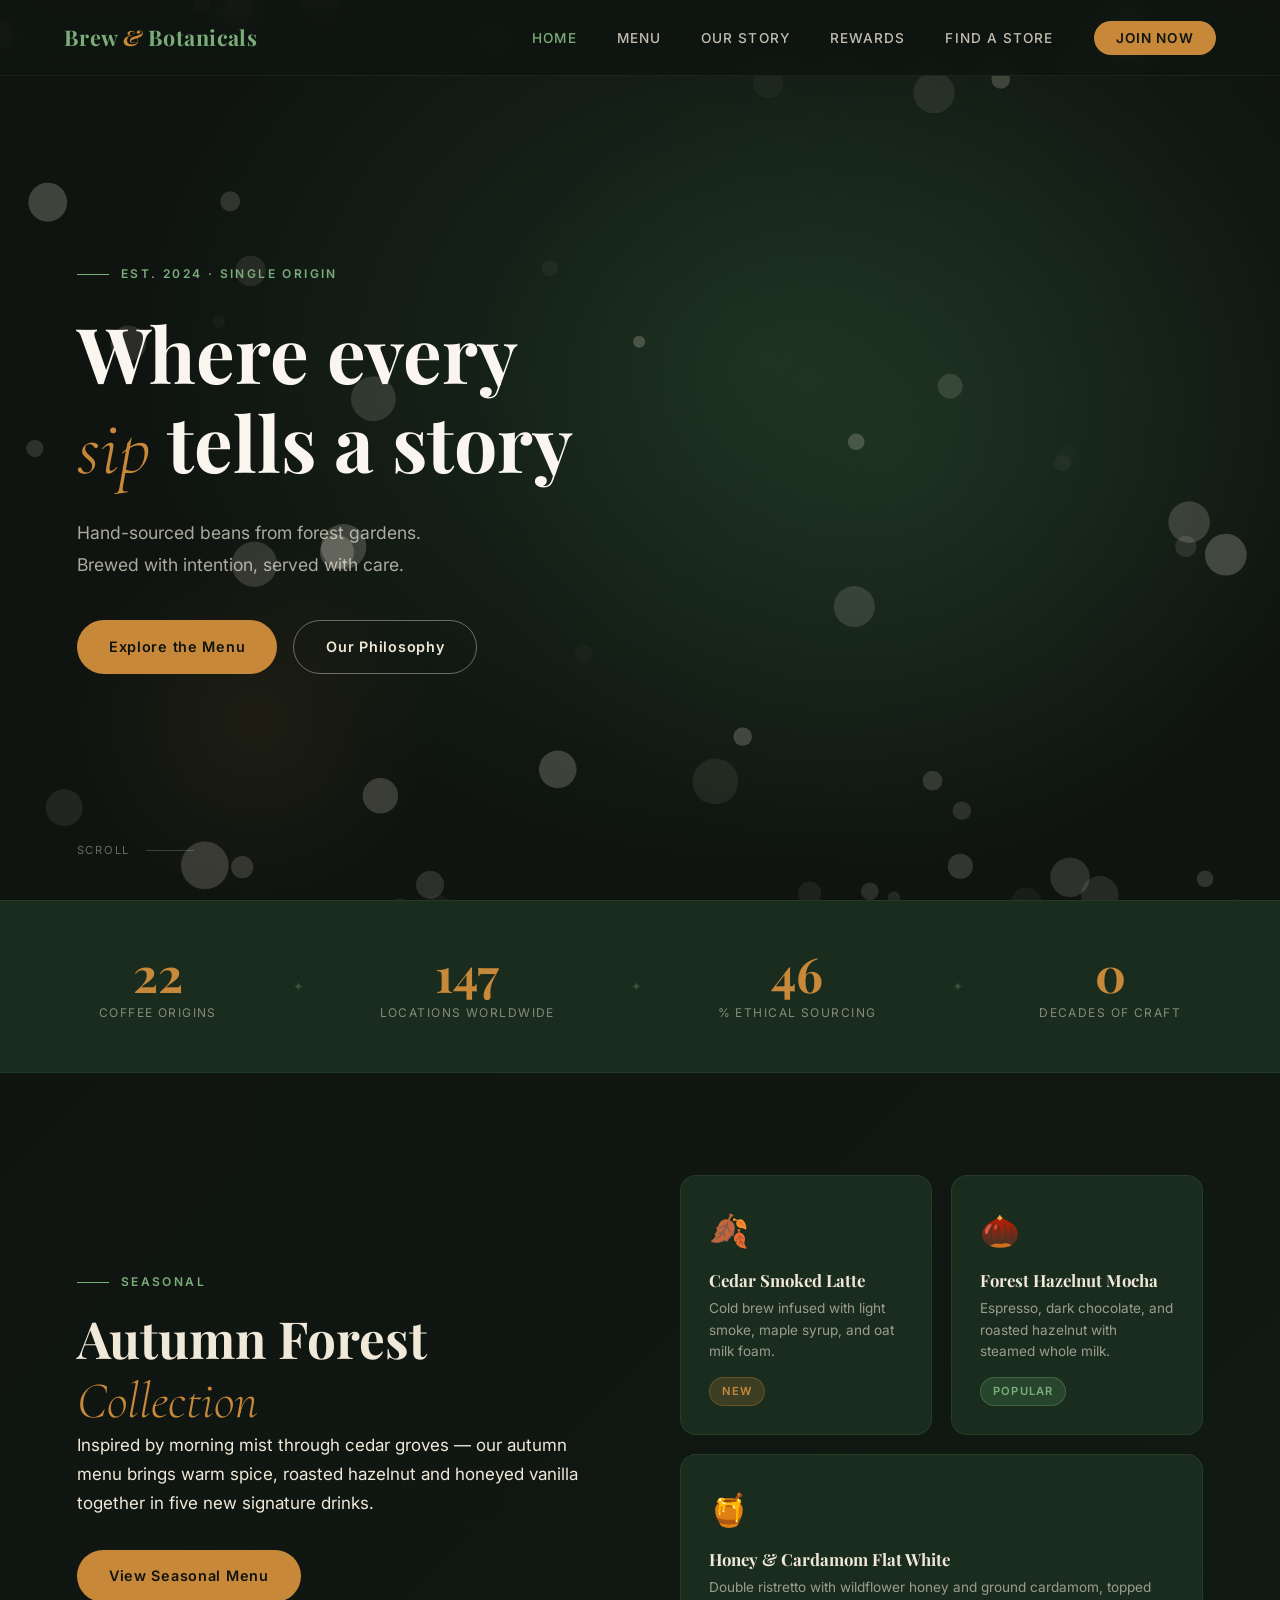
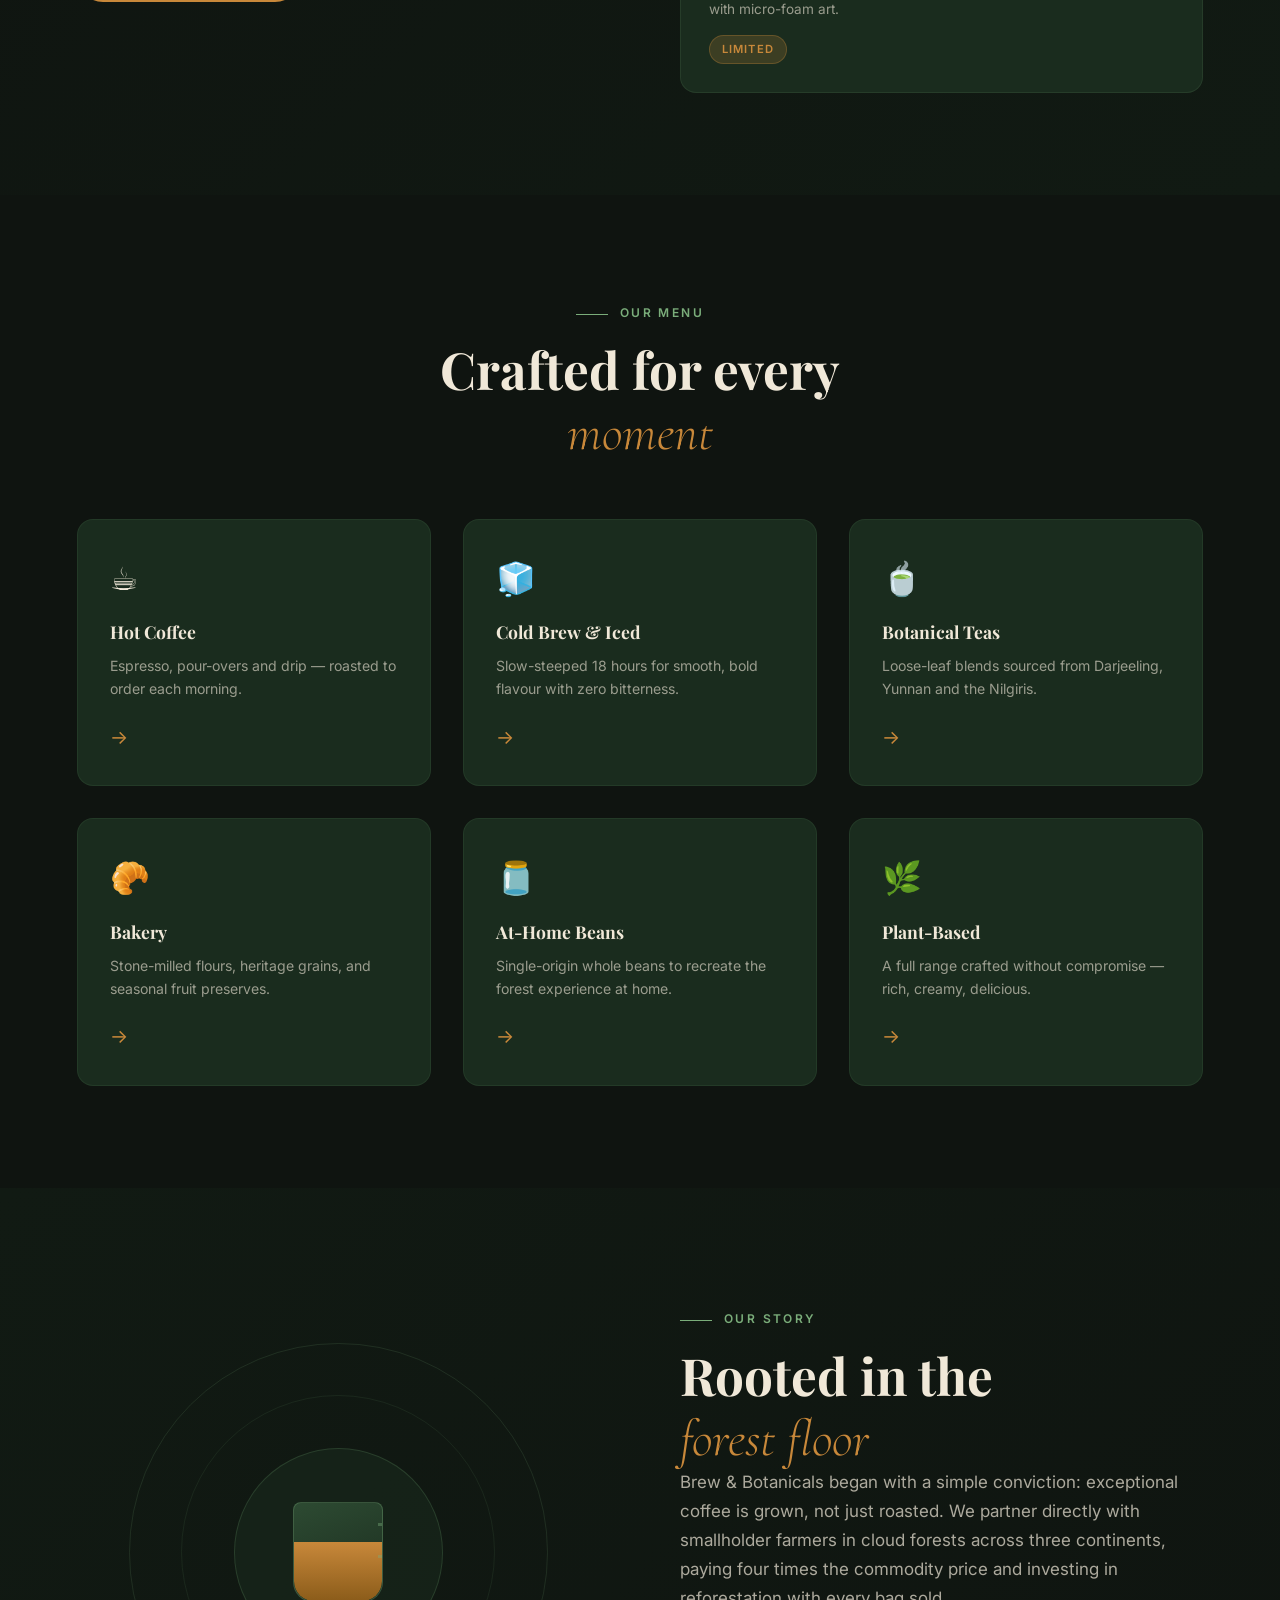
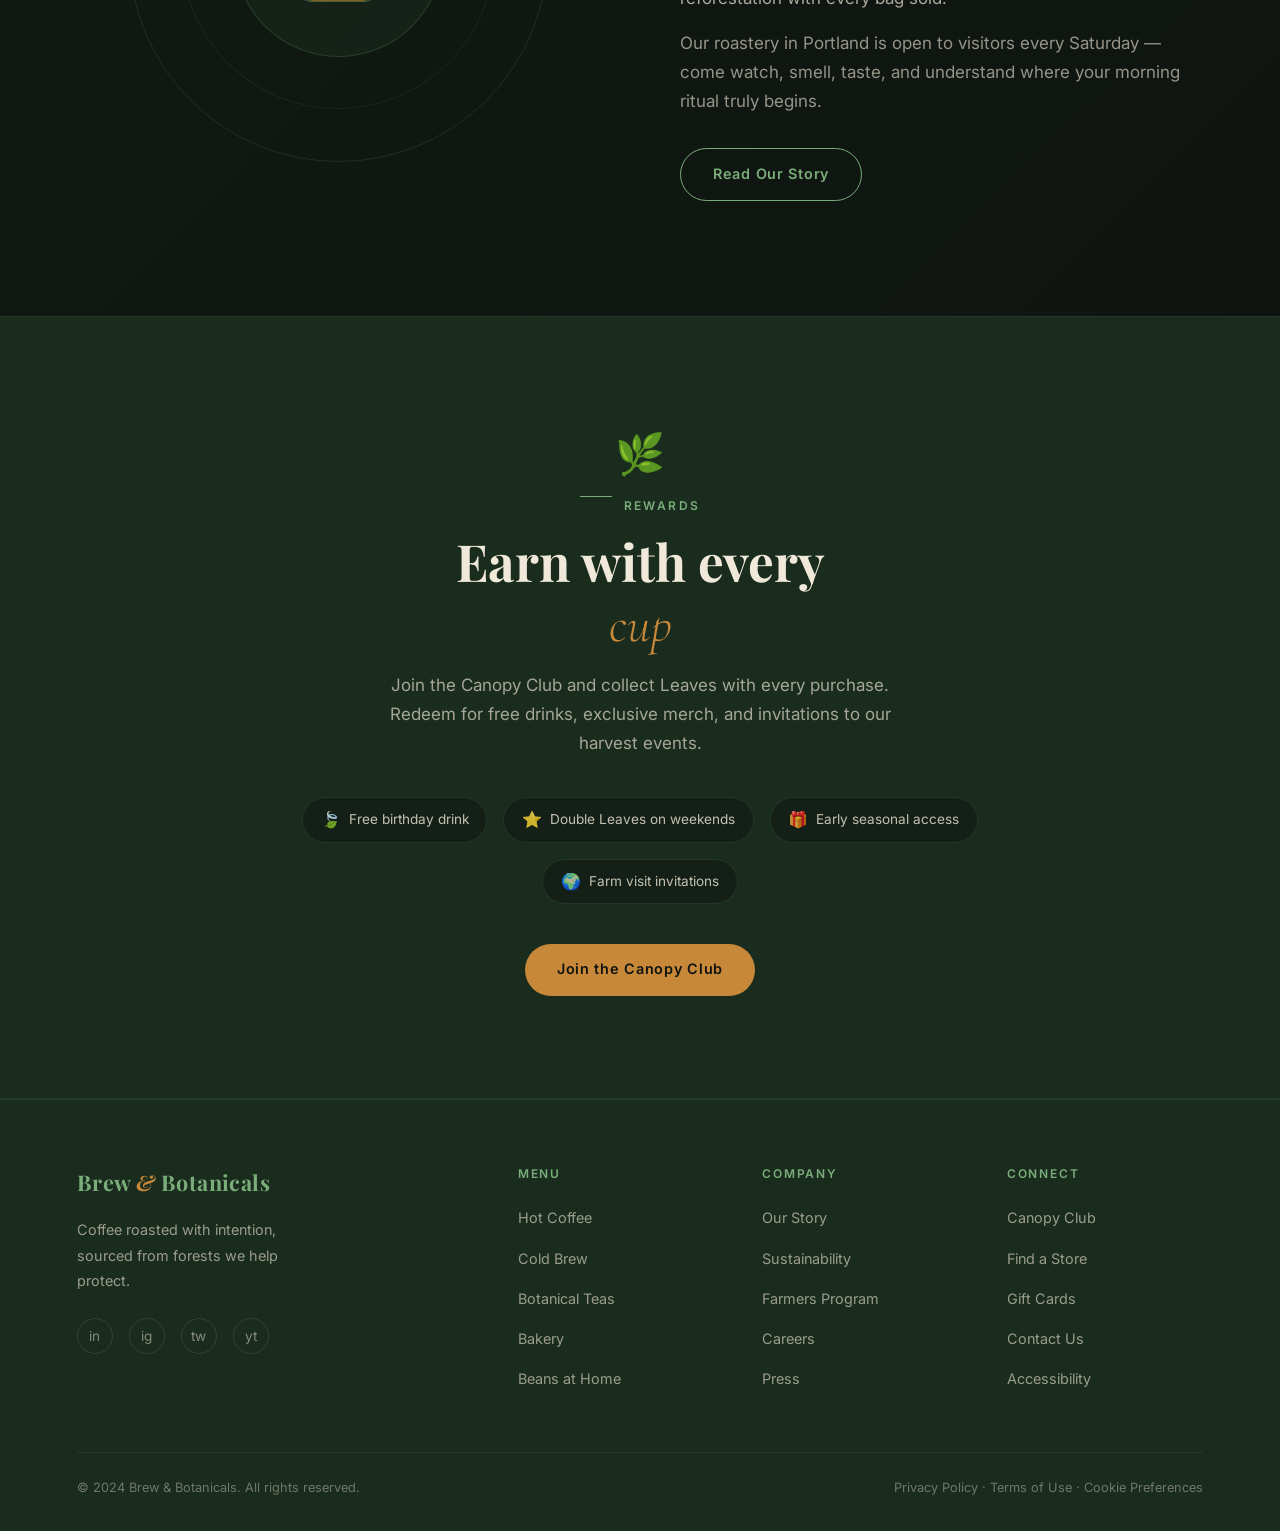
<file: index.html>
<!DOCTYPE html>
<html lang="en">
<head>
  <meta charset="UTF-8" />
  <meta name="viewport" content="width=device-width, initial-scale=1.0" />
  <title>Brew & Botanicals — Crafted Coffee</title>
  <link rel="stylesheet" href="css/style.css" />
  <link rel="stylesheet" href="css/home.css" />
</head>
<body>

<!-- NAV -->
<nav>
  <a href="index.html" class="nav-logo">Brew <span>&</span> Botanicals</a>
  <ul class="nav-links">
    <li><a href="index.html" class="active">Home</a></li>
    <li><a href="menu.html">Menu</a></li>
    <li><a href="story.html">Our Story</a></li>
    <li><a href="rewards.html">Rewards</a></li>
    <li><a href="store.html">Find a Store</a></li>
    <li><a href="rewards.html" class="nav-cta">Join Now</a></li>
  </ul>
  <button class="nav-hamburger" aria-label="Open menu">
    <span></span><span></span><span></span>
  </button>
</nav>

<!-- MOBILE MENU -->
<div class="mobile-menu">
  <button class="mobile-close" aria-label="Close menu">✕</button>
  <a href="index.html">Home</a>
  <a href="menu.html">Menu</a>
  <a href="story.html">Our Story</a>
  <a href="rewards.html">Rewards</a>
  <a href="store.html">Find a Store</a>
  <a href="rewards.html" style="color: var(--amber)">Join Now</a>
</div>

<!-- HERO -->
<section class="hero">
  <canvas id="steam-canvas"></canvas>
  <div class="hero-content">
    <span class="eyebrow">Est. 2024 · Single Origin</span>
    <h1>Where every<br/><em class="italic-sub">sip</em> tells a story</h1>
    <p class="hero-sub">Hand-sourced beans from forest gardens.<br/>Brewed with intention, served with care.</p>
    <div class="hero-actions">
      <a href="menu.html" class="btn btn-primary">Explore the Menu</a>
      <a href="story.html" class="btn btn-outline">Our Philosophy</a>
    </div>
  </div>
  <div class="hero-scroll">
    <span>Scroll</span>
    <div class="scroll-line"></div>
  </div>
</section>

<!-- INTRO BAND -->
<section class="intro-band">
  <div class="intro-band-inner container">
    <div class="intro-stat reveal">
      <span class="stat-num" data-count="47">0</span>
      <span class="stat-label">Coffee Origins</span>
    </div>
    <div class="intro-divider">✦</div>
    <div class="intro-stat reveal">
      <span class="stat-num" data-count="320">0</span>
      <span class="stat-label">Locations Worldwide</span>
    </div>
    <div class="intro-divider">✦</div>
    <div class="intro-stat reveal">
      <span class="stat-num" data-count="100">0</span>
      <span class="stat-label">% Ethical Sourcing</span>
    </div>
    <div class="intro-divider">✦</div>
    <div class="intro-stat reveal">
      <span class="stat-num" data-count="2">0</span>
      <span class="stat-label">Decades of Craft</span>
    </div>
  </div>
</section>

<!-- SEASONAL FEATURE -->
<section class="section seasonal">
  <div class="container">
    <div class="seasonal-grid">
      <div class="seasonal-text reveal">
        <span class="eyebrow">Seasonal</span>
        <h2>Autumn Forest<br/><span class="italic-sub">Collection</span></h2>
        <p>Inspired by morning mist through cedar groves — our autumn menu brings warm spice, roasted hazelnut and honeyed vanilla together in five new signature drinks.</p>
        <a href="menu.html" class="btn btn-primary" style="margin-top:2rem;">View Seasonal Menu</a>
      </div>
      <div class="seasonal-cards">
        <div class="seasonal-card reveal">
          <div class="sc-emoji">🍂</div>
          <h3>Cedar Smoked Latte</h3>
          <p>Cold brew infused with light smoke, maple syrup, and oat milk foam.</p>
          <span class="badge badge-amber">New</span>
        </div>
        <div class="seasonal-card reveal">
          <div class="sc-emoji">🌰</div>
          <h3>Forest Hazelnut Mocha</h3>
          <p>Espresso, dark chocolate, and roasted hazelnut with steamed whole milk.</p>
          <span class="badge badge-green">Popular</span>
        </div>
        <div class="seasonal-card reveal" style="grid-column: 1 / -1;">
          <div class="sc-emoji">🍯</div>
          <h3>Honey & Cardamom Flat White</h3>
          <p>Double ristretto with wildflower honey and ground cardamom, topped with micro-foam art.</p>
          <span class="badge badge-amber">Limited</span>
        </div>
      </div>
    </div>
  </div>
</section>

<!-- MENU PREVIEW -->
<section class="section menu-preview">
  <div class="container">
    <div style="text-align:center; margin-bottom: 3.5rem;">
      <span class="eyebrow reveal">Our Menu</span>
      <h2 class="reveal">Crafted for every<br/><span class="italic-sub">moment</span></h2>
    </div>
    <div class="grid-3">
      <a href="menu.html" class="menu-card reveal">
        <div class="mc-icon">☕</div>
        <h3>Hot Coffee</h3>
        <p>Espresso, pour-overs and drip — roasted to order each morning.</p>
        <span class="mc-arrow">→</span>
      </a>
      <a href="menu.html" class="menu-card reveal">
        <div class="mc-icon">🧊</div>
        <h3>Cold Brew & Iced</h3>
        <p>Slow-steeped 18 hours for smooth, bold flavour with zero bitterness.</p>
        <span class="mc-arrow">→</span>
      </a>
      <a href="menu.html" class="menu-card reveal">
        <div class="mc-icon">🍵</div>
        <h3>Botanical Teas</h3>
        <p>Loose-leaf blends sourced from Darjeeling, Yunnan and the Nilgiris.</p>
        <span class="mc-arrow">→</span>
      </a>
      <a href="menu.html" class="menu-card reveal">
        <div class="mc-icon">🥐</div>
        <h3>Bakery</h3>
        <p>Stone-milled flours, heritage grains, and seasonal fruit preserves.</p>
        <span class="mc-arrow">→</span>
      </a>
      <a href="menu.html" class="menu-card reveal">
        <div class="mc-icon">🫙</div>
        <h3>At-Home Beans</h3>
        <p>Single-origin whole beans to recreate the forest experience at home.</p>
        <span class="mc-arrow">→</span>
      </a>
      <a href="menu.html" class="menu-card reveal">
        <div class="mc-icon">🌿</div>
        <h3>Plant-Based</h3>
        <p>A full range crafted without compromise — rich, creamy, delicious.</p>
        <span class="mc-arrow">→</span>
      </a>
    </div>
  </div>
</section>

<!-- STORY TEASER -->
<section class="section story-teaser">
  <div class="container">
    <div class="st-grid">
      <div class="st-visual reveal">
        <div class="st-ring st-ring-1"></div>
        <div class="st-ring st-ring-2"></div>
        <div class="st-ring st-ring-3"></div>
        <div class="st-cup">
          <div class="cup-body">
            <div class="cup-steam">
              <div class="steam-line sl1"></div>
              <div class="steam-line sl2"></div>
              <div class="steam-line sl3"></div>
            </div>
            <div class="cup-liquid"></div>
            <div class="cup-handle"></div>
          </div>
        </div>
      </div>
      <div class="st-text reveal">
        <span class="eyebrow">Our Story</span>
        <h2>Rooted in the<br/><span class="italic-sub">forest floor</span></h2>
        <p>Brew & Botanicals began with a simple conviction: exceptional coffee is grown, not just roasted. We partner directly with smallholder farmers in cloud forests across three continents, paying four times the commodity price and investing in reforestation with every bag sold.</p>
        <p style="margin-top:1rem; color: rgba(240,232,216,0.6);">Our roastery in Portland is open to visitors every Saturday — come watch, smell, taste, and understand where your morning ritual truly begins.</p>
        <a href="story.html" class="btn btn-ghost" style="margin-top:2rem;">Read Our Story</a>
      </div>
    </div>
  </div>
</section>

<!-- REWARDS CTA -->
<section class="section rewards-cta">
  <div class="container">
    <div class="rc-inner reveal">
      <div class="rc-leaves">🌿</div>
      <span class="eyebrow" style="justify-content:center; display:flex;">Rewards</span>
      <h2>Earn with every<br/><span class="italic-sub">cup</span></h2>
      <p>Join the Canopy Club and collect Leaves with every purchase. Redeem for free drinks, exclusive merch, and invitations to our harvest events.</p>
      <div class="rc-perks">
        <div class="perk">
          <span class="perk-icon">🍃</span>
          <span>Free birthday drink</span>
        </div>
        <div class="perk">
          <span class="perk-icon">⭐</span>
          <span>Double Leaves on weekends</span>
        </div>
        <div class="perk">
          <span class="perk-icon">🎁</span>
          <span>Early seasonal access</span>
        </div>
        <div class="perk">
          <span class="perk-icon">🌍</span>
          <span>Farm visit invitations</span>
        </div>
      </div>
      <a href="rewards.html" class="btn btn-primary">Join the Canopy Club</a>
    </div>
  </div>
</section>

<!-- FOOTER -->
<footer>
  <div class="container">
    <div class="footer-grid">
      <div class="footer-brand">
        <a href="index.html" class="nav-logo">Brew <span style="color:var(--amber);font-style:italic">&</span> Botanicals</a>
        <p>Coffee roasted with intention, sourced from forests we help protect.</p>
        <div class="footer-socials" style="margin-top:1.5rem;">
          <a href="#" class="social-link">in</a>
          <a href="#" class="social-link">ig</a>
          <a href="#" class="social-link">tw</a>
          <a href="#" class="social-link">yt</a>
        </div>
      </div>
      <div class="footer-col">
        <h4>Menu</h4>
        <ul>
          <li><a href="menu.html">Hot Coffee</a></li>
          <li><a href="menu.html">Cold Brew</a></li>
          <li><a href="menu.html">Botanical Teas</a></li>
          <li><a href="menu.html">Bakery</a></li>
          <li><a href="menu.html">Beans at Home</a></li>
        </ul>
      </div>
      <div class="footer-col">
        <h4>Company</h4>
        <ul>
          <li><a href="story.html">Our Story</a></li>
          <li><a href="story.html">Sustainability</a></li>
          <li><a href="story.html">Farmers Program</a></li>
          <li><a href="#">Careers</a></li>
          <li><a href="#">Press</a></li>
        </ul>
      </div>
      <div class="footer-col">
        <h4>Connect</h4>
        <ul>
          <li><a href="rewards.html">Canopy Club</a></li>
          <li><a href="store.html">Find a Store</a></li>
          <li><a href="#">Gift Cards</a></li>
          <li><a href="#">Contact Us</a></li>
          <li><a href="#">Accessibility</a></li>
        </ul>
      </div>
    </div>
    <div class="footer-bottom">
      <span>© 2024 Brew & Botanicals. All rights reserved.</span>
      <span>Privacy Policy · Terms of Use · Cookie Preferences</span>
    </div>
  </div>
</footer>

<script src="js/main.js"></script>
<script>
  document.addEventListener('DOMContentLoaded', () => {
    initSteam('steam-canvas');
  });
</script>
</body>
</html>
</file>
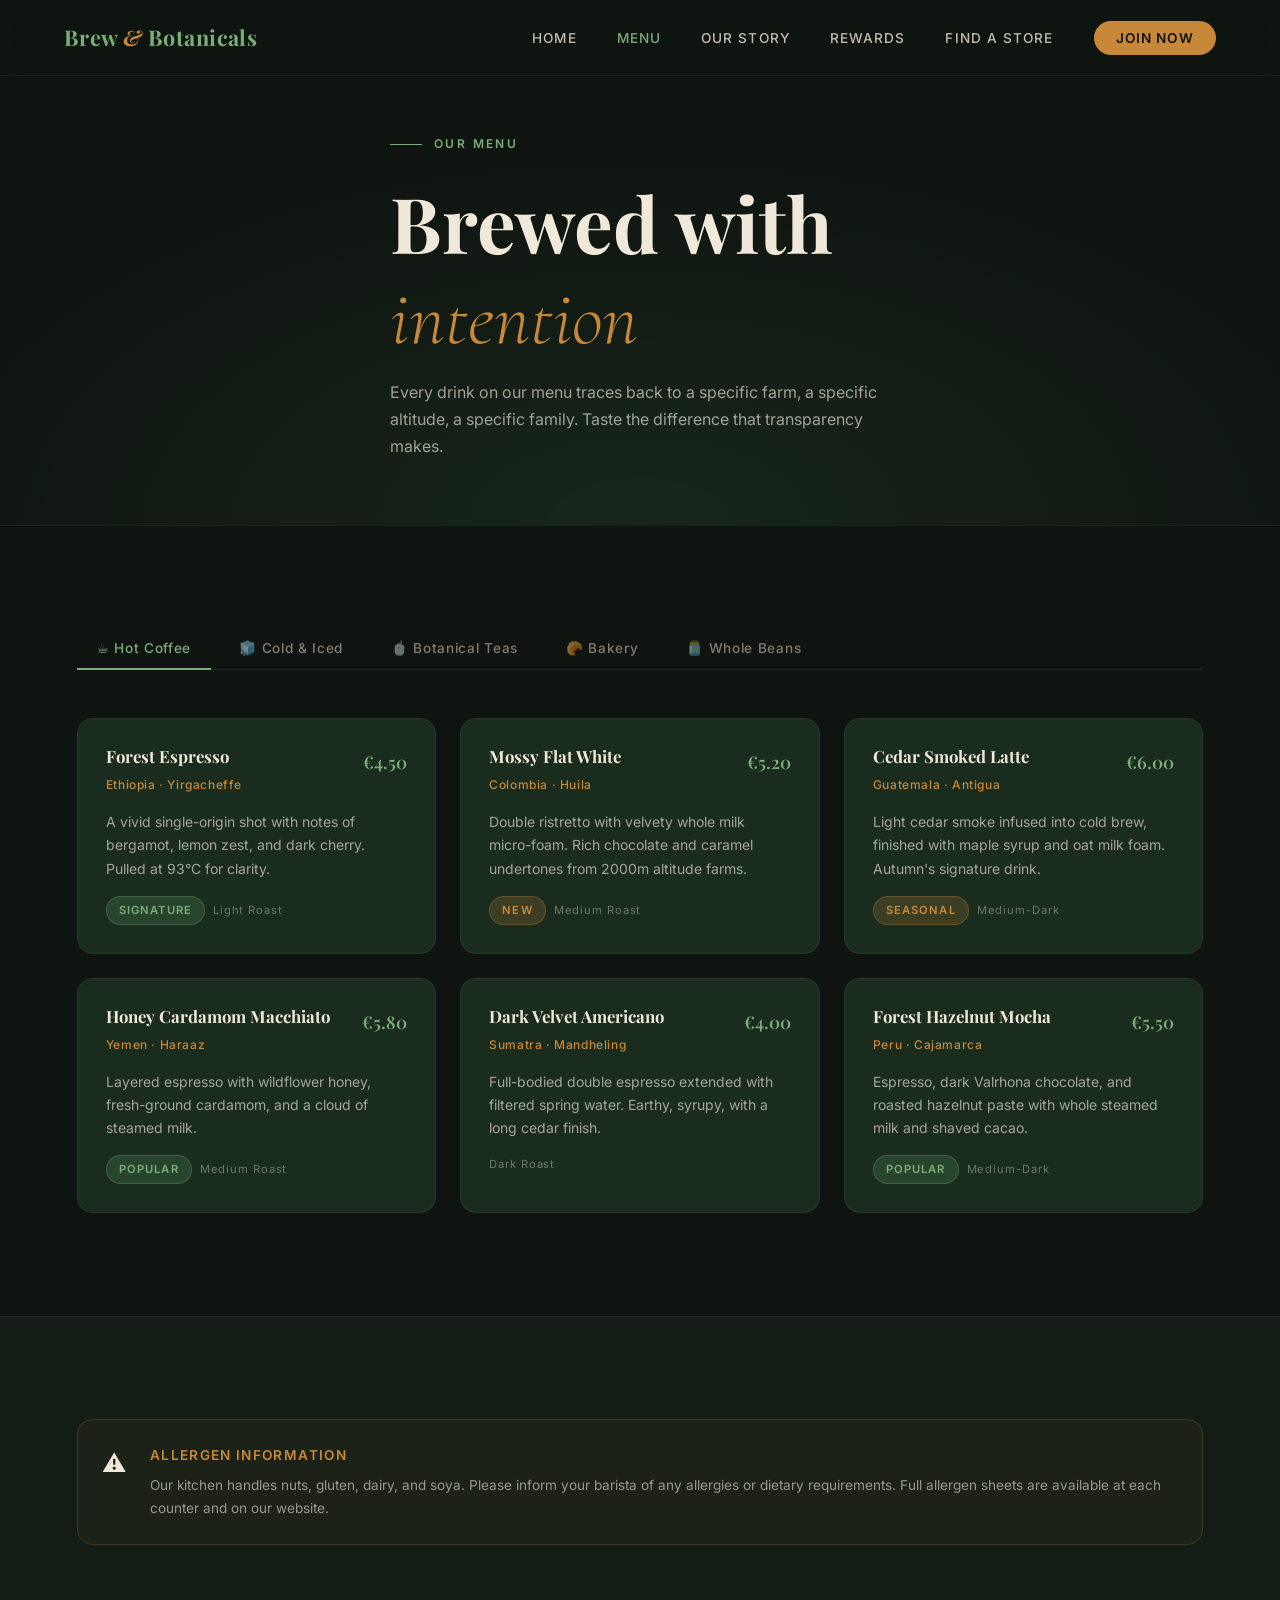
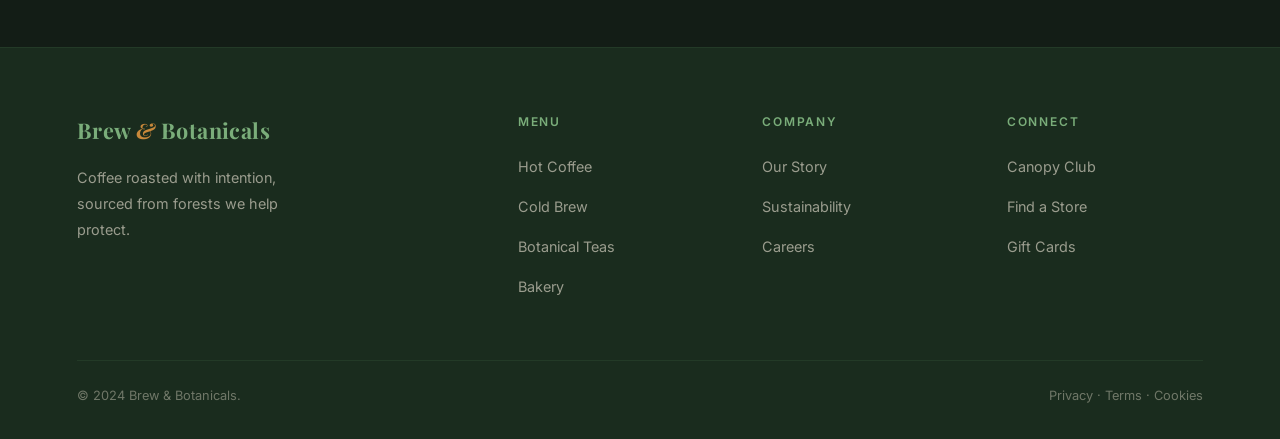
<file: menu.html>
<!DOCTYPE html>
<html lang="en">
<head>
  <meta charset="UTF-8" />
  <meta name="viewport" content="width=device-width, initial-scale=1.0" />
  <title>Menu — Brew & Botanicals</title>
  <link rel="stylesheet" href="css/style.css" />
  <link rel="stylesheet" href="css/menu.css" />
</head>
<body>

<nav>
  <a href="index.html" class="nav-logo">Brew <span>&</span> Botanicals</a>
  <ul class="nav-links">
    <li><a href="index.html">Home</a></li>
    <li><a href="menu.html" class="active">Menu</a></li>
    <li><a href="story.html">Our Story</a></li>
    <li><a href="rewards.html">Rewards</a></li>
    <li><a href="store.html">Find a Store</a></li>
    <li><a href="rewards.html" class="nav-cta">Join Now</a></li>
  </ul>
  <button class="nav-hamburger" aria-label="Open menu">
    <span></span><span></span><span></span>
  </button>
</nav>
<div class="mobile-menu">
  <button class="mobile-close">✕</button>
  <a href="index.html">Home</a>
  <a href="menu.html">Menu</a>
  <a href="story.html">Our Story</a>
  <a href="rewards.html">Rewards</a>
  <a href="store.html">Find a Store</a>
  <a href="rewards.html" style="color:var(--amber)">Join Now</a>
</div>

<!-- PAGE HERO -->
<section class="page-hero">
  <div class="ph-content container">
    <span class="eyebrow reveal">Our Menu</span>
    <h1 class="reveal">Brewed with<br/><span class="italic-sub">intention</span></h1>
    <p class="reveal">Every drink on our menu traces back to a specific farm, a specific altitude, a specific family. Taste the difference that transparency makes.</p>
  </div>
</section>

<!-- CATEGORY TABS -->
<section class="section menu-main">
  <div class="container">
    <div class="menu-tabs">
      <button class="tab-btn active" data-tab="hot" data-tab-group="menu">☕ Hot Coffee</button>
      <button class="tab-btn" data-tab="cold" data-tab-group="menu">🧊 Cold & Iced</button>
      <button class="tab-btn" data-tab="tea" data-tab-group="menu">🍵 Botanical Teas</button>
      <button class="tab-btn" data-tab="food" data-tab-group="menu">🥐 Bakery</button>
      <button class="tab-btn" data-tab="beans" data-tab-group="menu">🫙 Whole Beans</button>
    </div>

    <!-- HOT COFFEE -->
    <div class="items-grid" data-tab-content="menu" data-tab="hot" style="display:grid">
      <div class="item-card reveal">
        <div class="item-header">
          <div>
            <h3>Forest Espresso</h3>
            <span class="item-origin">Ethiopia · Yirgacheffe</span>
          </div>
          <span class="item-price">€4.50</span>
        </div>
        <p>A vivid single-origin shot with notes of bergamot, lemon zest, and dark cherry. Pulled at 93°C for clarity.</p>
        <div class="item-tags">
          <span class="badge badge-green">Signature</span>
          <span class="item-roast">Light Roast</span>
        </div>
      </div>
      <div class="item-card reveal">
        <div class="item-header">
          <div>
            <h3>Mossy Flat White</h3>
            <span class="item-origin">Colombia · Huila</span>
          </div>
          <span class="item-price">€5.20</span>
        </div>
        <p>Double ristretto with velvety whole milk micro-foam. Rich chocolate and caramel undertones from 2000m altitude farms.</p>
        <div class="item-tags">
          <span class="badge badge-amber">New</span>
          <span class="item-roast">Medium Roast</span>
        </div>
      </div>
      <div class="item-card reveal">
        <div class="item-header">
          <div>
            <h3>Cedar Smoked Latte</h3>
            <span class="item-origin">Guatemala · Antigua</span>
          </div>
          <span class="item-price">€6.00</span>
        </div>
        <p>Light cedar smoke infused into cold brew, finished with maple syrup and oat milk foam. Autumn's signature drink.</p>
        <div class="item-tags">
          <span class="badge badge-amber">Seasonal</span>
          <span class="item-roast">Medium-Dark</span>
        </div>
      </div>
      <div class="item-card reveal">
        <div class="item-header">
          <div>
            <h3>Honey Cardamom Macchiato</h3>
            <span class="item-origin">Yemen · Haraaz</span>
          </div>
          <span class="item-price">€5.80</span>
        </div>
        <p>Layered espresso with wildflower honey, fresh-ground cardamom, and a cloud of steamed milk.</p>
        <div class="item-tags">
          <span class="badge badge-green">Popular</span>
          <span class="item-roast">Medium Roast</span>
        </div>
      </div>
      <div class="item-card reveal">
        <div class="item-header">
          <div>
            <h3>Dark Velvet Americano</h3>
            <span class="item-origin">Sumatra · Mandheling</span>
          </div>
          <span class="item-price">€4.00</span>
        </div>
        <p>Full-bodied double espresso extended with filtered spring water. Earthy, syrupy, with a long cedar finish.</p>
        <div class="item-tags">
          <span class="item-roast">Dark Roast</span>
        </div>
      </div>
      <div class="item-card reveal">
        <div class="item-header">
          <div>
            <h3>Forest Hazelnut Mocha</h3>
            <span class="item-origin">Peru · Cajamarca</span>
          </div>
          <span class="item-price">€5.50</span>
        </div>
        <p>Espresso, dark Valrhona chocolate, and roasted hazelnut paste with whole steamed milk and shaved cacao.</p>
        <div class="item-tags">
          <span class="badge badge-green">Popular</span>
          <span class="item-roast">Medium-Dark</span>
        </div>
      </div>
    </div>

    <!-- COLD & ICED -->
    <div class="items-grid" data-tab-content="menu" data-tab="cold" style="display:none">
      <div class="item-card reveal">
        <div class="item-header">
          <div>
            <h3>18h Cold Brew</h3>
            <span class="item-origin">Brazil · Cerrado</span>
          </div>
          <span class="item-price">€5.00</span>
        </div>
        <p>Steeped 18 hours in filtered water at 4°C. Intensely smooth with cocoa and brown sugar notes. Zero added bitterness.</p>
        <div class="item-tags"><span class="badge badge-green">Signature</span></div>
      </div>
      <div class="item-card reveal">
        <div class="item-header">
          <div>
            <h3>Iced Forest Latte</h3>
            <span class="item-origin">Colombia · Nariño</span>
          </div>
          <span class="item-price">€5.50</span>
        </div>
        <p>Double espresso over ice, topped with oat milk and a swirl of vanilla forest syrup.</p>
        <div class="item-tags"><span class="badge badge-amber">Popular</span></div>
      </div>
      <div class="item-card reveal">
        <div class="item-header">
          <div>
            <h3>Nitro Cloud Brew</h3>
            <span class="item-origin">Kenya · Kirinyaga</span>
          </div>
          <span class="item-price">€6.50</span>
        </div>
        <p>Cold brew infused with nitrogen on tap. Silky, rich, with a cascading foam head and notes of black currant.</p>
        <div class="item-tags"><span class="badge badge-amber">Specialty</span></div>
      </div>
      <div class="item-card reveal">
        <div class="item-header">
          <div>
            <h3>Botanical Cold Press</h3>
            <span class="item-origin">Blend</span>
          </div>
          <span class="item-price">€5.80</span>
        </div>
        <p>Cold-pressed espresso with hibiscus, elderflower, and sparkling water. A coffee cocktail for warm afternoons.</p>
        <div class="item-tags"><span class="badge badge-green">New</span></div>
      </div>
    </div>

    <!-- TEAS -->
    <div class="items-grid" data-tab-content="menu" data-tab="tea" style="display:none">
      <div class="item-card reveal">
        <div class="item-header">
          <div>
            <h3>Darjeeling First Flush</h3>
            <span class="item-origin">India · Darjeeling</span>
          </div>
          <span class="item-price">€4.50</span>
        </div>
        <p>Spring harvest loose-leaf with muscatel grape notes. Pale amber liquor, floral, and delicately astringent.</p>
        <div class="item-tags"><span class="badge badge-green">Seasonal</span></div>
      </div>
      <div class="item-card reveal">
        <div class="item-header">
          <div>
            <h3>Forest Mint & Ginger</h3>
            <span class="item-origin">Morocco · Marrakech</span>
          </div>
          <span class="item-price">€4.00</span>
        </div>
        <p>Fresh spearmint and sliced ginger steeped in boiling water with a drizzle of Atlas honey.</p>
        <div class="item-tags"><span class="badge badge-amber">Caffeine-free</span></div>
      </div>
      <div class="item-card reveal">
        <div class="item-header">
          <div>
            <h3>Yunnan Golden Tips</h3>
            <span class="item-origin">China · Yunnan</span>
          </div>
          <span class="item-price">€5.00</span>
        </div>
        <p>Premium black tea from old-growth tea trees. Sweet, malty, and rich with a honey-like finish.</p>
        <div class="item-tags"><span class="badge badge-green">Signature</span></div>
      </div>
      <div class="item-card reveal">
        <div class="item-header">
          <div>
            <h3>Hibiscus & Rose Bloom</h3>
            <span class="item-origin">Egypt · Luxor</span>
          </div>
          <span class="item-price">€4.00</span>
        </div>
        <p>Dried hibiscus flowers and rose petals steeped in hot water. Tart, floral, and stunning ruby red. Serve hot or iced.</p>
        <div class="item-tags"><span class="badge badge-amber">Caffeine-free</span></div>
      </div>
    </div>

    <!-- FOOD -->
    <div class="items-grid" data-tab-content="menu" data-tab="food" style="display:none">
      <div class="item-card reveal">
        <div class="item-header">
          <div>
            <h3>Heritage Grain Croissant</h3>
            <span class="item-origin">Stone-milled flour</span>
          </div>
          <span class="item-price">€3.80</span>
        </div>
        <p>72-hour laminated dough using heritage Red Fife wheat. Shatteringly crisp outside, custardy within.</p>
        <div class="item-tags"><span class="badge badge-green">Daily Bake</span></div>
      </div>
      <div class="item-card reveal">
        <div class="item-header">
          <div>
            <h3>Forest Mushroom Toast</h3>
            <span class="item-origin">Seasonal</span>
          </div>
          <span class="item-price">€8.50</span>
        </div>
        <p>Wild porcini and chanterelle on sourdough rye with cultured butter, thyme, and smoked sea salt.</p>
        <div class="item-tags"><span class="badge badge-amber">Savoury</span></div>
      </div>
      <div class="item-card reveal">
        <div class="item-header">
          <div>
            <h3>Dark Chocolate Hazelnut Tart</h3>
            <span class="item-origin">Valrhona Guanaja 70%</span>
          </div>
          <span class="item-price">€5.20</span>
        </div>
        <p>Cocoa sablé pastry filled with hazelnut frangipane and a ganache made with single-origin dark chocolate.</p>
        <div class="item-tags"><span class="badge badge-green">Bestseller</span></div>
      </div>
      <div class="item-card reveal">
        <div class="item-header">
          <div>
            <h3>Cardamom Honey Scone</h3>
            <span class="item-origin">Daily Bake</span>
          </div>
          <span class="item-price">€3.50</span>
        </div>
        <p>Buttermilk scone with fresh-ground cardamom and a glaze of Manuka honey. Served warm with clotted cream.</p>
        <div class="item-tags"><span class="badge badge-amber">Seasonal</span></div>
      </div>
    </div>

    <!-- BEANS -->
    <div class="items-grid" data-tab-content="menu" data-tab="beans" style="display:none">
      <div class="item-card reveal">
        <div class="item-header">
          <div>
            <h3>Yirgacheffe Light</h3>
            <span class="item-origin">Ethiopia · 2100m</span>
          </div>
          <span class="item-price">€18 / 250g</span>
        </div>
        <p>Our flagship single-origin. Washed process. Bergamot, peach, jasmine. For pour-over or Aeropress.</p>
        <div class="item-tags"><span class="badge badge-green">Best Seller</span></div>
      </div>
      <div class="item-card reveal">
        <div class="item-header">
          <div>
            <h3>Sumatra Dark</h3>
            <span class="item-origin">Indonesia · 1600m</span>
          </div>
          <span class="item-price">€16 / 250g</span>
        </div>
        <p>Wet-hulled (Giling Basah) process. Cedar, dark chocolate, red fruit. Perfect for espresso or French press.</p>
        <div class="item-tags"><span class="badge badge-amber">Espresso</span></div>
      </div>
      <div class="item-card reveal">
        <div class="item-header">
          <div>
            <h3>Forest Blend</h3>
            <span class="item-origin">Multi-origin</span>
          </div>
          <span class="item-price">€14 / 250g</span>
        </div>
        <p>Our house blend of Ethiopia, Colombia, and Sumatra. Balanced, versatile, and crowd-pleasing. Medium roast.</p>
        <div class="item-tags"><span class="badge badge-green">Everyday</span></div>
      </div>
      <div class="item-card reveal">
        <div class="item-header">
          <div>
            <h3>Yemen Natural</h3>
            <span class="item-origin">Yemen · Haraaz</span>
          </div>
          <span class="item-price">€28 / 250g</span>
        </div>
        <p>Rare lot from ancient coffee forests. Natural-dried on raised beds. Blueberry, wine, and dark honey. Very limited.</p>
        <div class="item-tags"><span class="badge badge-amber">Limited</span></div>
      </div>
    </div>
  </div>
</section>

<!-- ALLERGEN NOTE -->
<section class="section allergen-note">
  <div class="container">
    <div class="an-inner reveal">
      <span style="font-size:1.5rem">⚠</span>
      <div>
        <h4>Allergen Information</h4>
        <p>Our kitchen handles nuts, gluten, dairy, and soya. Please inform your barista of any allergies or dietary requirements. Full allergen sheets are available at each counter and on our website.</p>
      </div>
    </div>
  </div>
</section>

<footer>
  <div class="container">
    <div class="footer-grid">
      <div class="footer-brand">
        <a href="index.html" class="nav-logo">Brew <span style="color:var(--amber);font-style:italic">&</span> Botanicals</a>
        <p>Coffee roasted with intention, sourced from forests we help protect.</p>
      </div>
      <div class="footer-col">
        <h4>Menu</h4>
        <ul>
          <li><a href="menu.html">Hot Coffee</a></li>
          <li><a href="menu.html">Cold Brew</a></li>
          <li><a href="menu.html">Botanical Teas</a></li>
          <li><a href="menu.html">Bakery</a></li>
        </ul>
      </div>
      <div class="footer-col">
        <h4>Company</h4>
        <ul>
          <li><a href="story.html">Our Story</a></li>
          <li><a href="story.html">Sustainability</a></li>
          <li><a href="#">Careers</a></li>
        </ul>
      </div>
      <div class="footer-col">
        <h4>Connect</h4>
        <ul>
          <li><a href="rewards.html">Canopy Club</a></li>
          <li><a href="store.html">Find a Store</a></li>
          <li><a href="#">Gift Cards</a></li>
        </ul>
      </div>
    </div>
    <div class="footer-bottom">
      <span>© 2024 Brew & Botanicals.</span>
      <span>Privacy · Terms · Cookies</span>
    </div>
  </div>
</footer>

<script src="js/main.js"></script>
<script>
document.addEventListener('DOMContentLoaded', () => {
  // Tab switching logic
  const tabBtns = document.querySelectorAll('.tab-btn');
  const tabContents = document.querySelectorAll('[data-tab-content]');

  tabBtns.forEach(btn => {
    btn.addEventListener('click', () => {
      tabBtns.forEach(b => b.classList.remove('active'));
      btn.classList.add('active');
      const target = btn.dataset.tab;
      tabContents.forEach(c => {
        if (c.dataset.tab === target) {
          c.style.display = 'grid';
          setTimeout(() => {
            c.querySelectorAll('.reveal').forEach(r => r.classList.add('visible'));
          }, 50);
        } else {
          c.style.display = 'none';
        }
      });
    });
  });

  // Init reveal for default visible tab
  document.querySelectorAll('[data-tab="hot"] .reveal').forEach(r => r.classList.add('visible'));
});
</script>
</body>
</html>
</file>
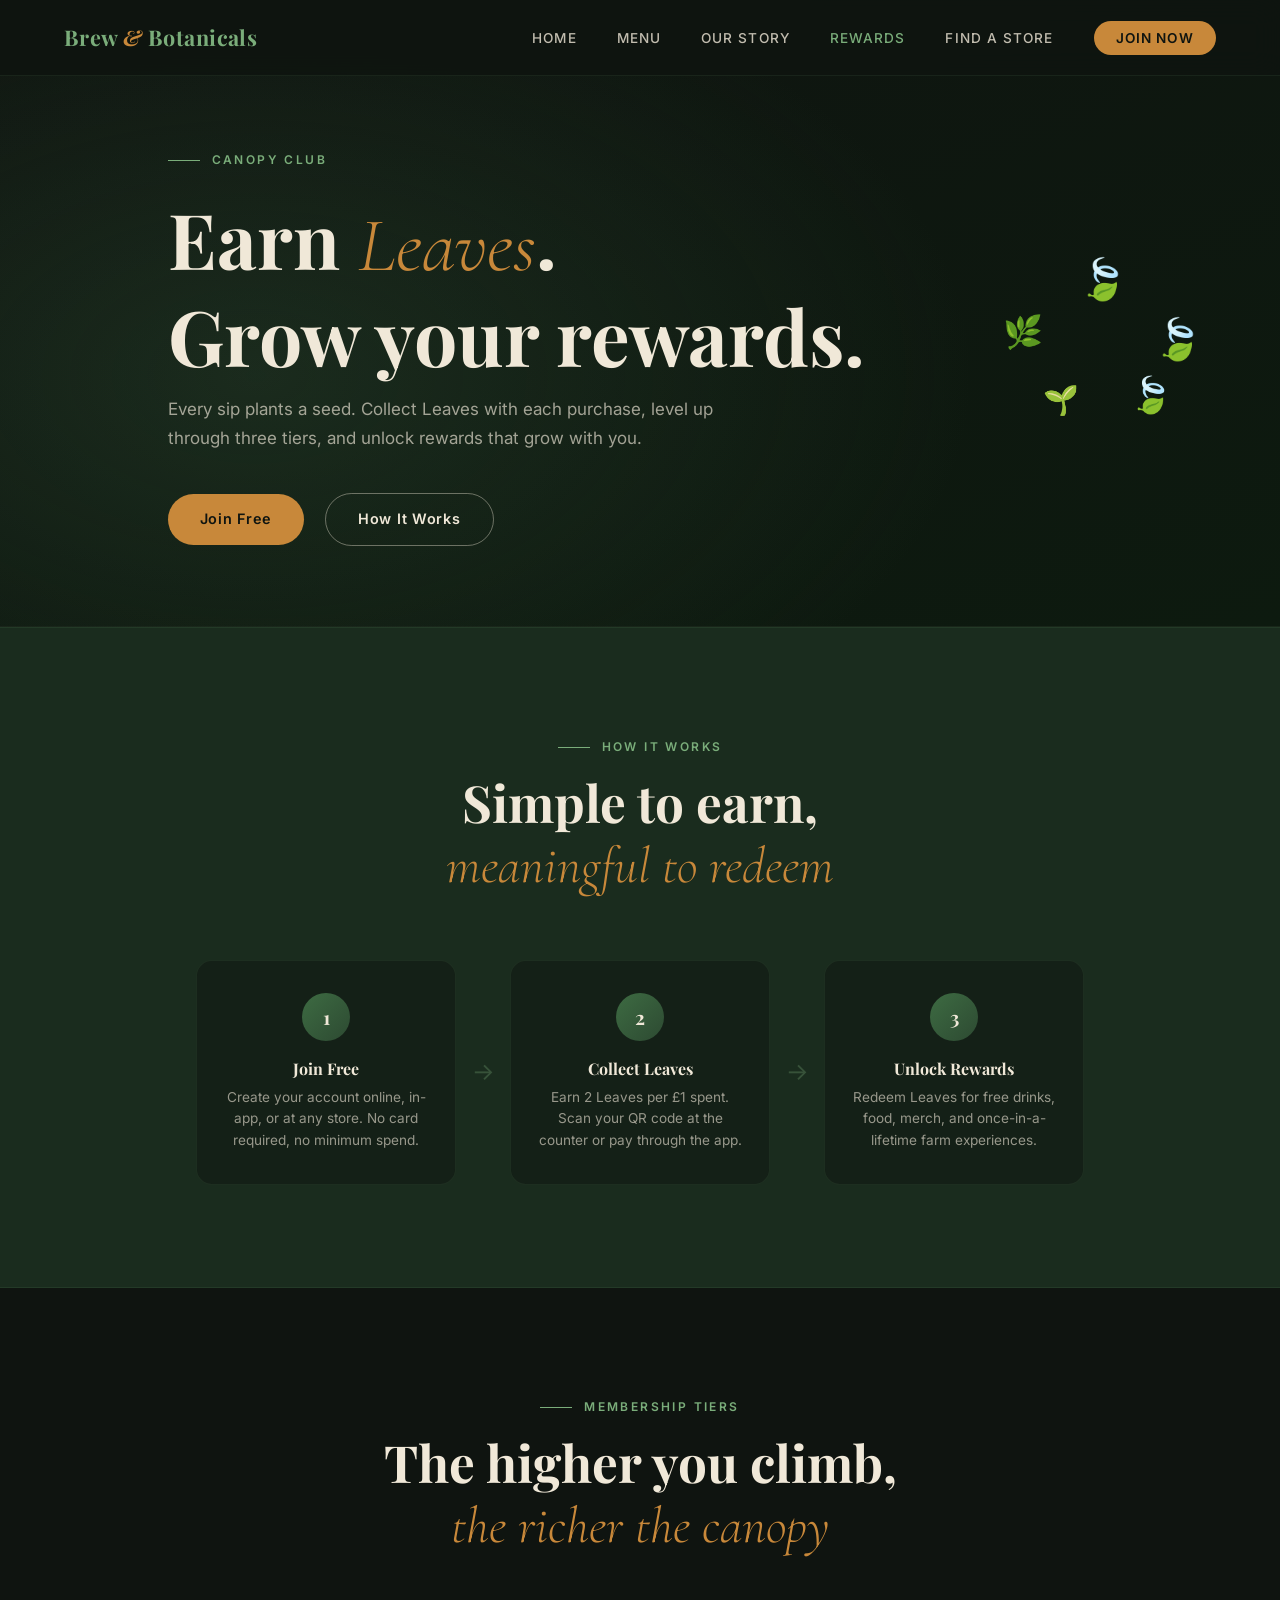
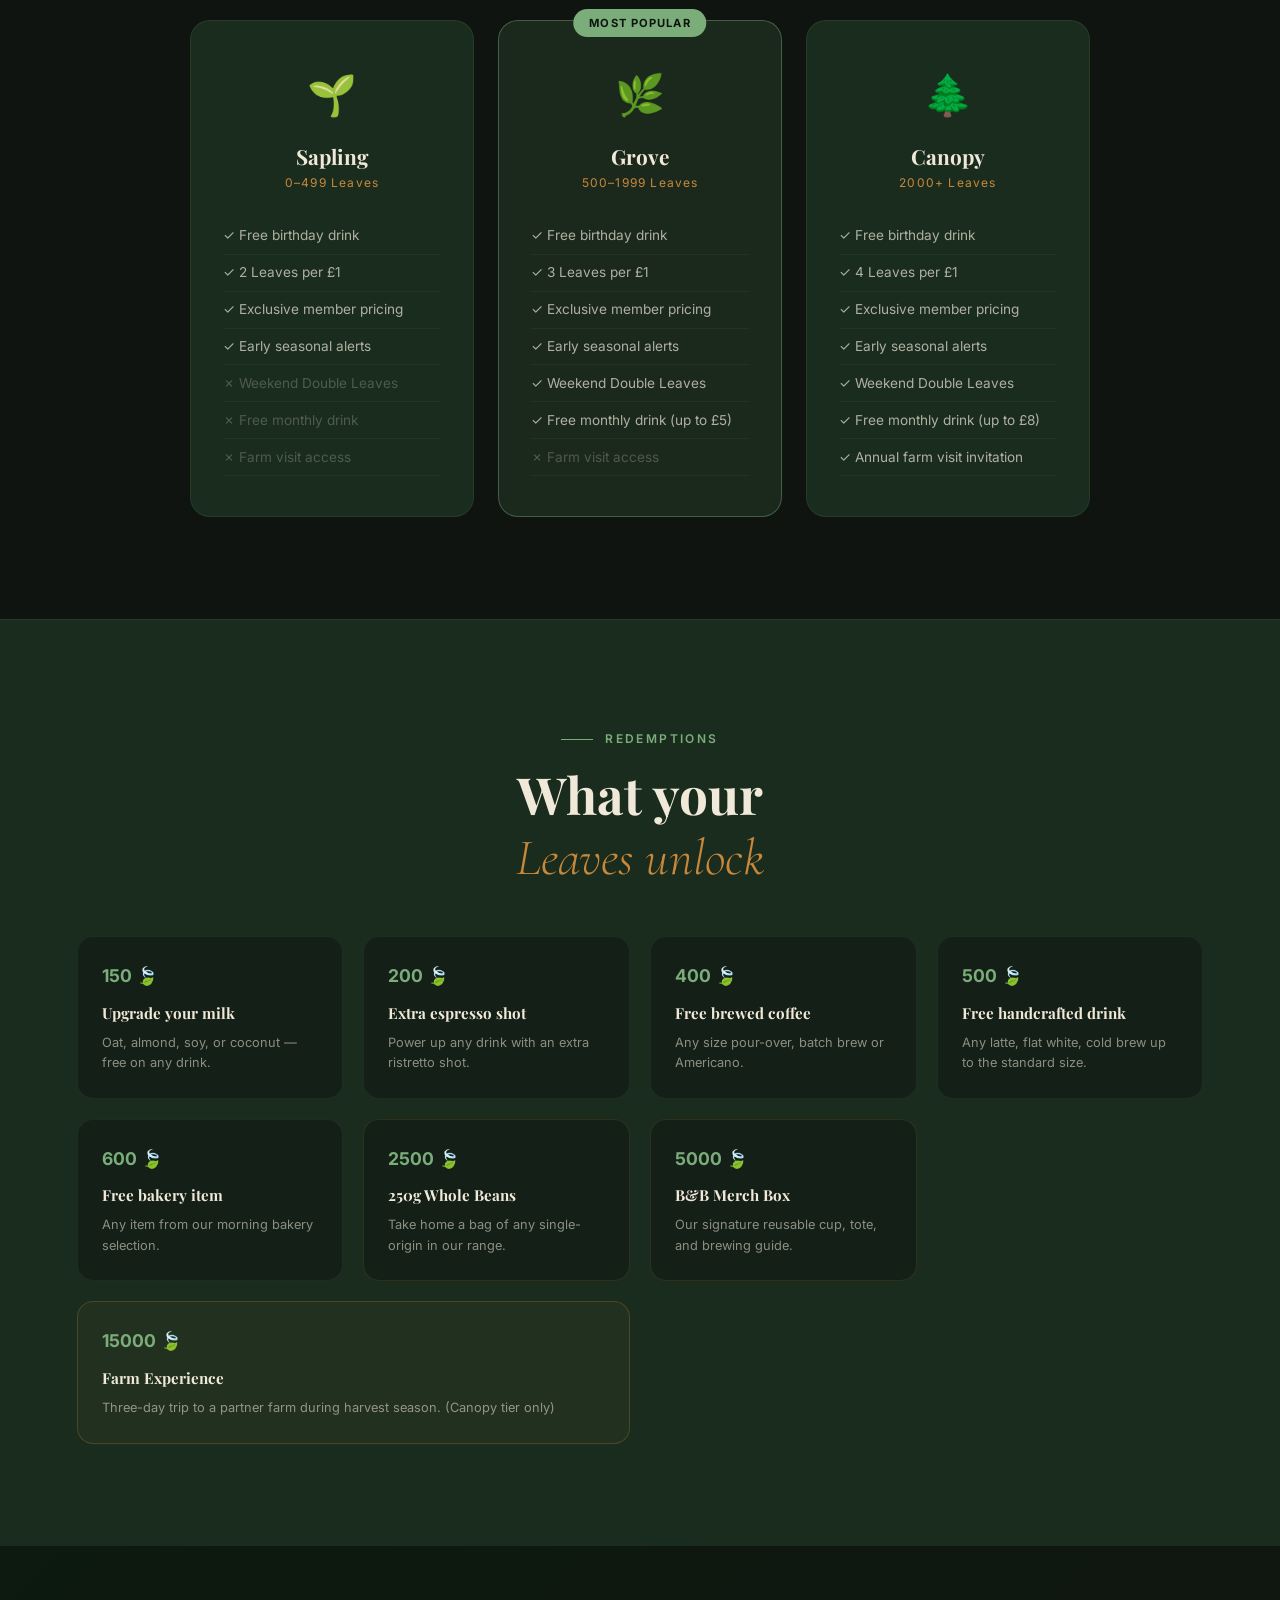
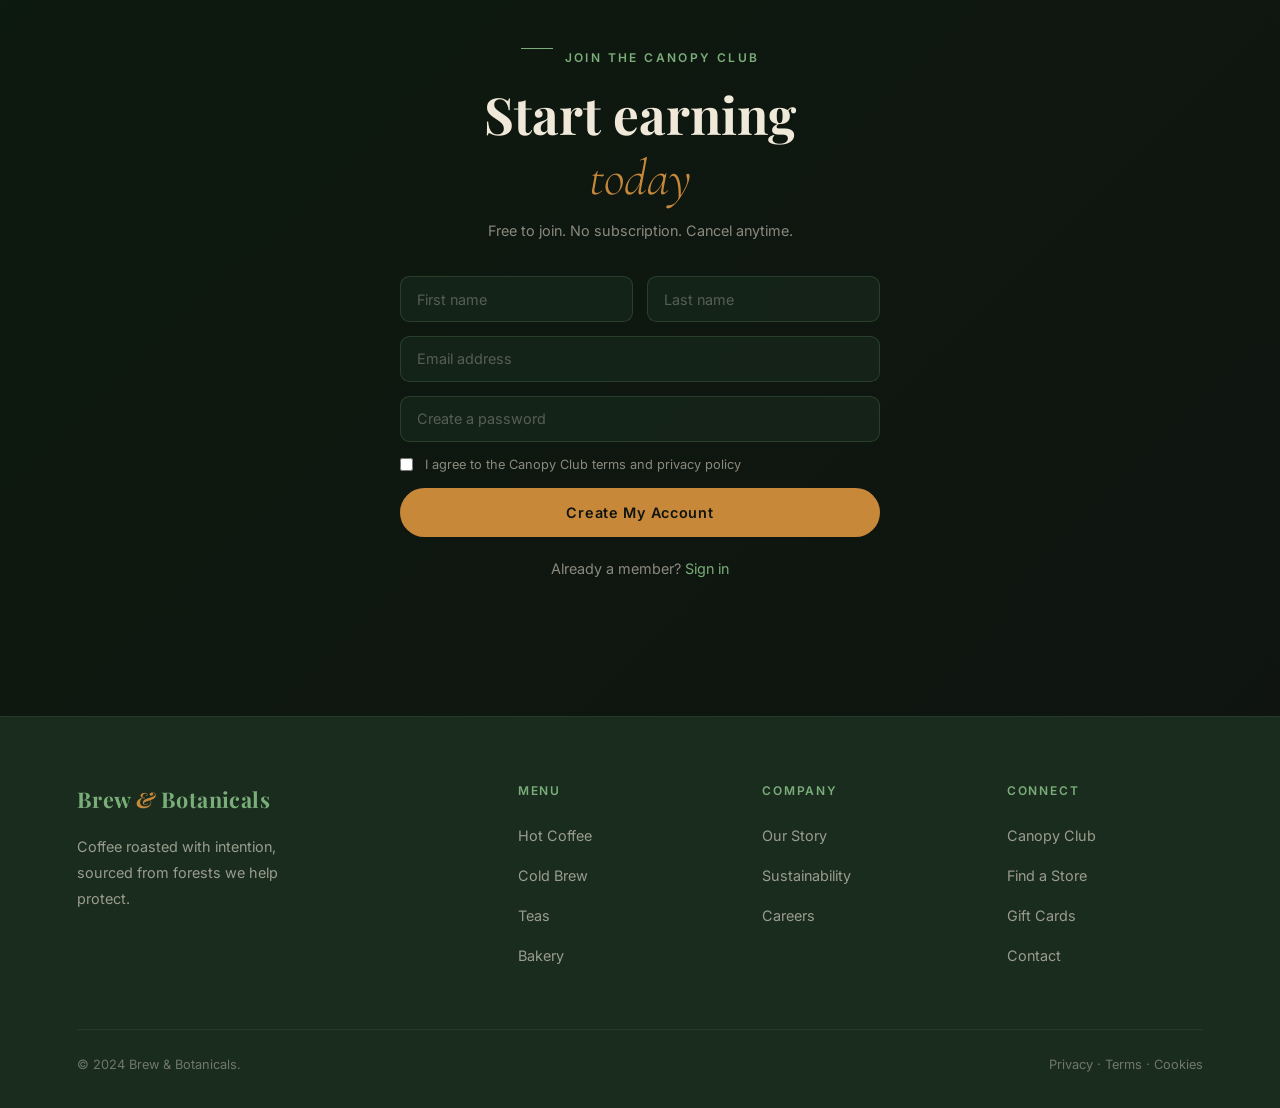
<file: rewards.html>
<!DOCTYPE html>
<html lang="en">
<head>
  <meta charset="UTF-8" />
  <meta name="viewport" content="width=device-width, initial-scale=1.0" />
  <title>Canopy Club — Brew & Botanicals</title>
  <link rel="stylesheet" href="css/style.css" />
  <link rel="stylesheet" href="css/rewards.css" />
</head>
<body>

<nav>
  <a href="index.html" class="nav-logo">Brew <span>&</span> Botanicals</a>
  <ul class="nav-links">
    <li><a href="index.html">Home</a></li>
    <li><a href="menu.html">Menu</a></li>
    <li><a href="story.html">Our Story</a></li>
    <li><a href="rewards.html" class="active">Rewards</a></li>
    <li><a href="store.html">Find a Store</a></li>
    <li><a href="rewards.html" class="nav-cta">Join Now</a></li>
  </ul>
  <button class="nav-hamburger"><span></span><span></span><span></span></button>
</nav>
<div class="mobile-menu">
  <button class="mobile-close">✕</button>
  <a href="index.html">Home</a>
  <a href="menu.html">Menu</a>
  <a href="story.html">Our Story</a>
  <a href="rewards.html">Rewards</a>
  <a href="store.html">Find a Store</a>
</div>

<!-- REWARDS HERO -->
<section class="rewards-hero">
  <div class="rh-content container">
    <span class="eyebrow reveal">Canopy Club</span>
    <h1 class="reveal">Earn <span class="italic-sub">Leaves</span>.<br/>Grow your rewards.</h1>
    <p class="reveal">Every sip plants a seed. Collect Leaves with each purchase, level up through three tiers, and unlock rewards that grow with you.</p>
    <div class="reveal" style="margin-top:2.5rem">
      <a href="#join" class="btn btn-primary" style="margin-right:1rem">Join Free</a>
      <a href="#how" class="btn btn-outline">How It Works</a>
    </div>
  </div>
  <div class="rh-visual">
    <div class="leaf-cluster">
      <span class="lc-leaf lc1">🍃</span>
      <span class="lc-leaf lc2">🌿</span>
      <span class="lc-leaf lc3">🍃</span>
      <span class="lc-leaf lc4">🌱</span>
      <span class="lc-leaf lc5">🍃</span>
    </div>
  </div>
</section>

<!-- HOW IT WORKS -->
<section class="section how-it-works" id="how">
  <div class="container">
    <div style="text-align:center; margin-bottom:4rem;">
      <span class="eyebrow reveal">How It Works</span>
      <h2 class="reveal">Simple to earn,<br/><span class="italic-sub">meaningful to redeem</span></h2>
    </div>
    <div class="steps">
      <div class="step reveal">
        <div class="step-num">1</div>
        <h3>Join Free</h3>
        <p>Create your account online, in-app, or at any store. No card required, no minimum spend.</p>
      </div>
      <div class="step-arrow">→</div>
      <div class="step reveal">
        <div class="step-num">2</div>
        <h3>Collect Leaves</h3>
        <p>Earn 2 Leaves per £1 spent. Scan your QR code at the counter or pay through the app.</p>
      </div>
      <div class="step-arrow">→</div>
      <div class="step reveal">
        <div class="step-num">3</div>
        <h3>Unlock Rewards</h3>
        <p>Redeem Leaves for free drinks, food, merch, and once-in-a-lifetime farm experiences.</p>
      </div>
    </div>
  </div>
</section>

<!-- TIERS -->
<section class="section tiers-section">
  <div class="container">
    <div style="text-align:center; margin-bottom:4rem;">
      <span class="eyebrow reveal">Membership Tiers</span>
      <h2 class="reveal">The higher you climb,<br/><span class="italic-sub">the richer the canopy</span></h2>
    </div>
    <div class="tiers">
      <div class="tier-card reveal">
        <div class="tier-badge tb-sapling">🌱</div>
        <h3>Sapling</h3>
        <span class="tier-leaves">0–499 Leaves</span>
        <ul class="tier-perks">
          <li>✓ Free birthday drink</li>
          <li>✓ 2 Leaves per £1</li>
          <li>✓ Exclusive member pricing</li>
          <li>✓ Early seasonal alerts</li>
          <li class="unavailable">✗ Weekend Double Leaves</li>
          <li class="unavailable">✗ Free monthly drink</li>
          <li class="unavailable">✗ Farm visit access</li>
        </ul>
      </div>
      <div class="tier-card tier-featured reveal">
        <div class="tier-badge tb-grove">🌿</div>
        <div class="tier-popular">Most Popular</div>
        <h3>Grove</h3>
        <span class="tier-leaves">500–1999 Leaves</span>
        <ul class="tier-perks">
          <li>✓ Free birthday drink</li>
          <li>✓ 3 Leaves per £1</li>
          <li>✓ Exclusive member pricing</li>
          <li>✓ Early seasonal alerts</li>
          <li>✓ Weekend Double Leaves</li>
          <li>✓ Free monthly drink (up to £5)</li>
          <li class="unavailable">✗ Farm visit access</li>
        </ul>
      </div>
      <div class="tier-card reveal">
        <div class="tier-badge tb-canopy">🌲</div>
        <h3>Canopy</h3>
        <span class="tier-leaves">2000+ Leaves</span>
        <ul class="tier-perks">
          <li>✓ Free birthday drink</li>
          <li>✓ 4 Leaves per £1</li>
          <li>✓ Exclusive member pricing</li>
          <li>✓ Early seasonal alerts</li>
          <li>✓ Weekend Double Leaves</li>
          <li>✓ Free monthly drink (up to £8)</li>
          <li>✓ Annual farm visit invitation</li>
        </ul>
      </div>
    </div>
  </div>
</section>

<!-- REDEMPTION TABLE -->
<section class="section redeem-section">
  <div class="container">
    <div style="text-align:center; margin-bottom:3rem;">
      <span class="eyebrow reveal">Redemptions</span>
      <h2 class="reveal">What your<br/><span class="italic-sub">Leaves unlock</span></h2>
    </div>
    <div class="redeem-grid">
      <div class="redeem-item reveal">
        <span class="ri-leaves">150 🍃</span>
        <h4>Upgrade your milk</h4>
        <p>Oat, almond, soy, or coconut — free on any drink.</p>
      </div>
      <div class="redeem-item reveal">
        <span class="ri-leaves">200 🍃</span>
        <h4>Extra espresso shot</h4>
        <p>Power up any drink with an extra ristretto shot.</p>
      </div>
      <div class="redeem-item reveal">
        <span class="ri-leaves">400 🍃</span>
        <h4>Free brewed coffee</h4>
        <p>Any size pour-over, batch brew or Americano.</p>
      </div>
      <div class="redeem-item reveal">
        <span class="ri-leaves">500 🍃</span>
        <h4>Free handcrafted drink</h4>
        <p>Any latte, flat white, cold brew up to the standard size.</p>
      </div>
      <div class="redeem-item reveal">
        <span class="ri-leaves">600 🍃</span>
        <h4>Free bakery item</h4>
        <p>Any item from our morning bakery selection.</p>
      </div>
      <div class="redeem-item ri-premium reveal">
        <span class="ri-leaves">2500 🍃</span>
        <h4>250g Whole Beans</h4>
        <p>Take home a bag of any single-origin in our range.</p>
      </div>
      <div class="redeem-item ri-premium reveal">
        <span class="ri-leaves">5000 🍃</span>
        <h4>B&B Merch Box</h4>
        <p>Our signature reusable cup, tote, and brewing guide.</p>
      </div>
      <div class="redeem-item ri-special reveal">
        <span class="ri-leaves">15000 🍃</span>
        <h4>Farm Experience</h4>
        <p>Three-day trip to a partner farm during harvest season. (Canopy tier only)</p>
      </div>
    </div>
  </div>
</section>

<!-- JOIN FORM -->
<section class="section join-section" id="join">
  <div class="container">
    <div class="join-inner reveal">
      <span class="eyebrow" style="justify-content:center; display:flex;">Join the Canopy Club</span>
      <h2>Start earning<br/><span class="italic-sub">today</span></h2>
      <p>Free to join. No subscription. Cancel anytime.</p>
      <div class="join-form">
        <div class="form-row">
          <input type="text" placeholder="First name" class="form-input" />
          <input type="text" placeholder="Last name" class="form-input" />
        </div>
        <input type="email" placeholder="Email address" class="form-input form-input-full" />
        <input type="password" placeholder="Create a password" class="form-input form-input-full" />
        <div class="form-check">
          <input type="checkbox" id="terms" />
          <label for="terms">I agree to the Canopy Club terms and privacy policy</label>
        </div>
        <button class="btn btn-primary" style="width:100%; justify-content:center; padding:1rem;" onclick="alert('Welcome to the Canopy Club! 🌿')">Create My Account</button>
      </div>
      <p class="join-login">Already a member? <a href="#">Sign in</a></p>
    </div>
  </div>
</section>

<footer>
  <div class="container">
    <div class="footer-grid">
      <div class="footer-brand">
        <a href="index.html" class="nav-logo">Brew <span style="color:var(--amber);font-style:italic">&</span> Botanicals</a>
        <p>Coffee roasted with intention, sourced from forests we help protect.</p>
      </div>
      <div class="footer-col"><h4>Menu</h4><ul>
        <li><a href="menu.html">Hot Coffee</a></li><li><a href="menu.html">Cold Brew</a></li>
        <li><a href="menu.html">Teas</a></li><li><a href="menu.html">Bakery</a></li>
      </ul></div>
      <div class="footer-col"><h4>Company</h4><ul>
        <li><a href="story.html">Our Story</a></li><li><a href="story.html">Sustainability</a></li>
        <li><a href="#">Careers</a></li>
      </ul></div>
      <div class="footer-col"><h4>Connect</h4><ul>
        <li><a href="rewards.html">Canopy Club</a></li><li><a href="store.html">Find a Store</a></li>
        <li><a href="#">Gift Cards</a></li><li><a href="#">Contact</a></li>
      </ul></div>
    </div>
    <div class="footer-bottom">
      <span>© 2024 Brew & Botanicals.</span>
      <span>Privacy · Terms · Cookies</span>
    </div>
  </div>
</footer>

<script src="js/main.js"></script>
</body>
</html>
</file>
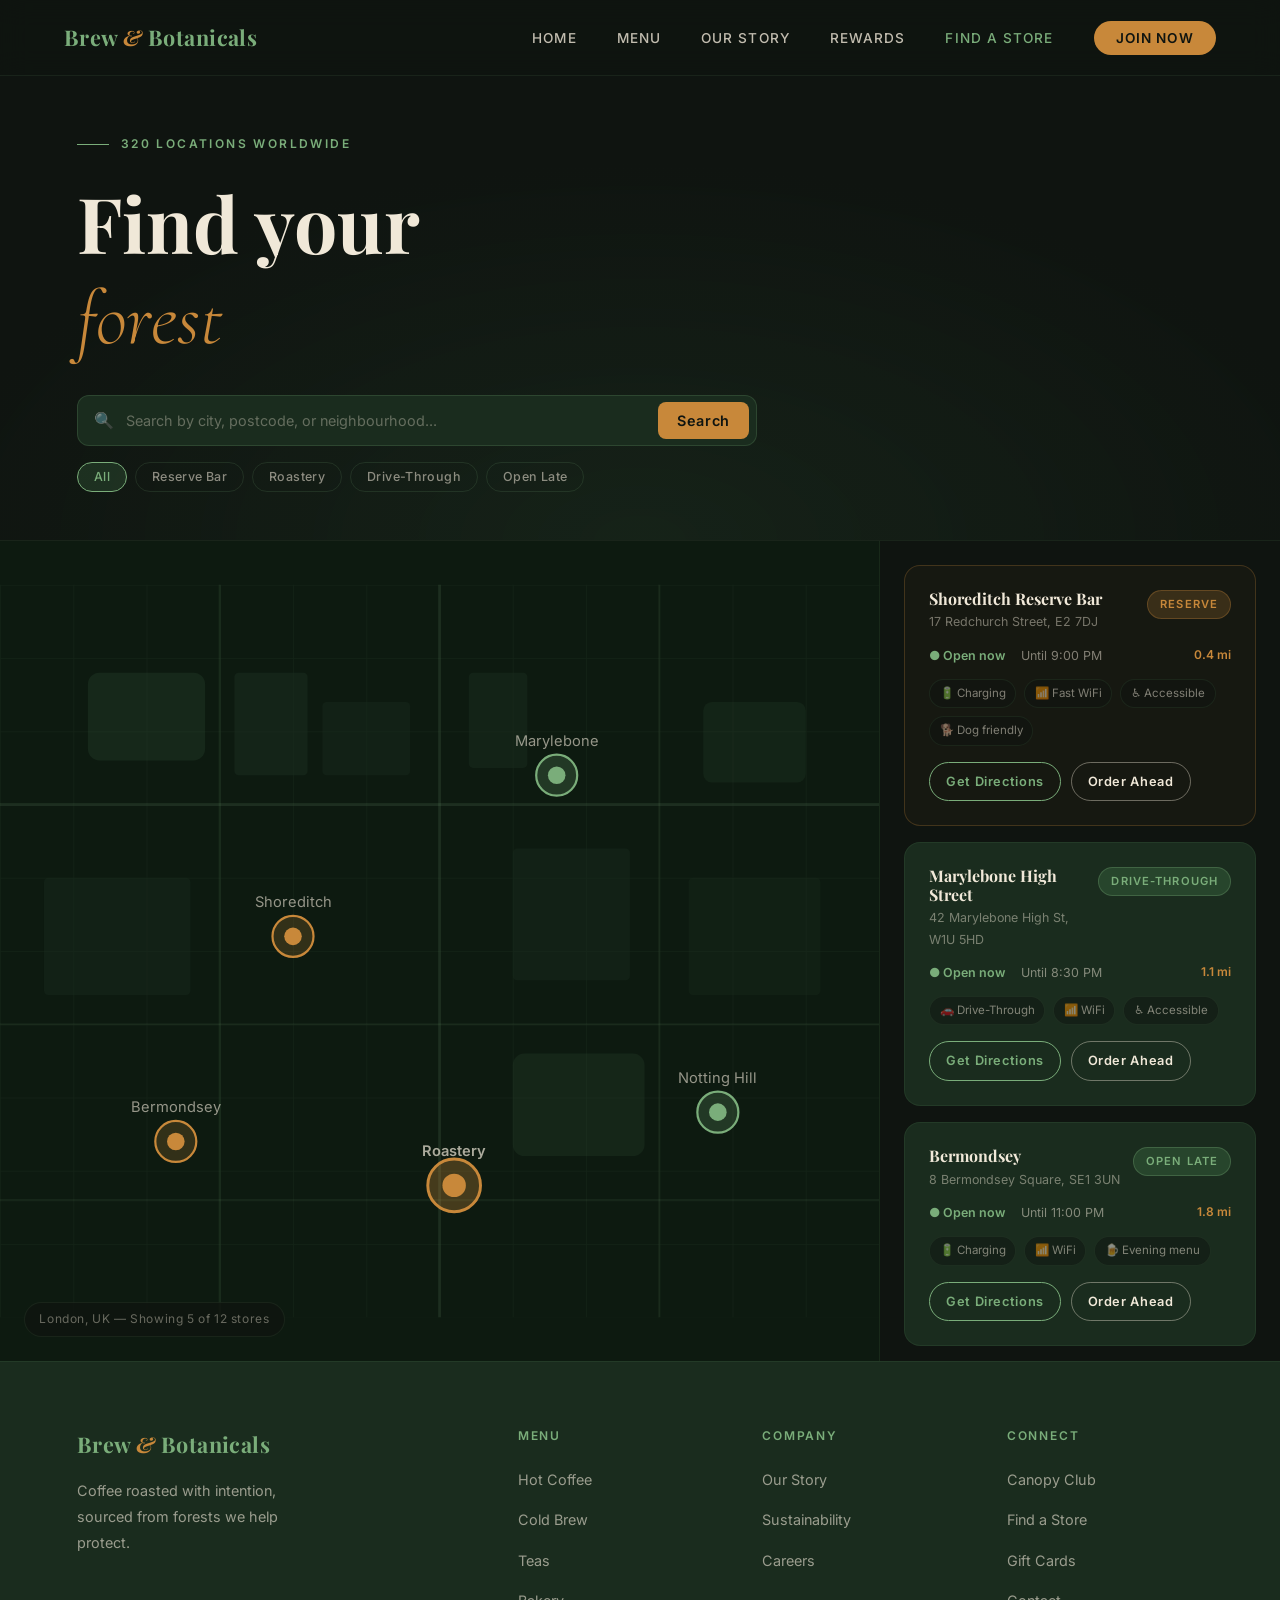
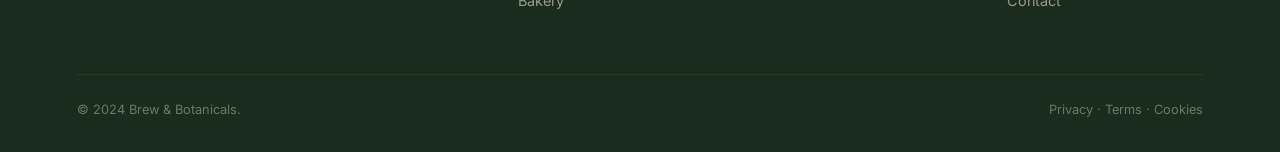
<file: store.html>
<!DOCTYPE html>
<html lang="en">
<head>
  <meta charset="UTF-8" />
  <meta name="viewport" content="width=device-width, initial-scale=1.0" />
  <title>Find a Store — Brew & Botanicals</title>
  <link rel="stylesheet" href="css/style.css" />
  <link rel="stylesheet" href="css/store.css" />
</head>
<body>

<nav>
  <a href="index.html" class="nav-logo">Brew <span>&</span> Botanicals</a>
  <ul class="nav-links">
    <li><a href="index.html">Home</a></li>
    <li><a href="menu.html">Menu</a></li>
    <li><a href="story.html">Our Story</a></li>
    <li><a href="rewards.html">Rewards</a></li>
    <li><a href="store.html" class="active">Find a Store</a></li>
    <li><a href="rewards.html" class="nav-cta">Join Now</a></li>
  </ul>
  <button class="nav-hamburger"><span></span><span></span><span></span></button>
</nav>
<div class="mobile-menu">
  <button class="mobile-close">✕</button>
  <a href="index.html">Home</a>
  <a href="menu.html">Menu</a>
  <a href="story.html">Our Story</a>
  <a href="rewards.html">Rewards</a>
  <a href="store.html">Find a Store</a>
</div>

<!-- PAGE HEADER -->
<section class="store-header">
  <div class="container">
    <span class="eyebrow reveal">320 Locations Worldwide</span>
    <h1 class="reveal">Find your<br/><span class="italic-sub">forest</span></h1>
    <div class="store-search reveal">
      <div class="search-box">
        <span class="search-icon">🔍</span>
        <input type="text" placeholder="Search by city, postcode, or neighbourhood..." class="search-input" id="storeSearch" />
        <button class="btn btn-primary" style="border-radius:0.5rem; padding:0.6rem 1.2rem;" onclick="filterStores()">Search</button>
      </div>
      <div class="filter-pills">
        <button class="pill active" onclick="filterTag(this,'all')">All</button>
        <button class="pill" onclick="filterTag(this,'reserve')">Reserve Bar</button>
        <button class="pill" onclick="filterTag(this,'roastery')">Roastery</button>
        <button class="pill" onclick="filterTag(this,'drivethrough')">Drive-Through</button>
        <button class="pill" onclick="filterTag(this,'open24')">Open Late</button>
      </div>
    </div>
  </div>
</section>

<!-- MAP PLACEHOLDER + STORE LIST -->
<div class="store-layout">
  <!-- MAP -->
  <div class="map-panel">
    <div class="map-placeholder">
      <div class="map-bg">
        <!-- Stylised map grid -->
        <svg width="100%" height="100%" viewBox="0 0 600 500" xmlns="http://www.w3.org/2000/svg">
          <!-- Grid lines -->
          <defs>
            <pattern id="mapgrid" width="50" height="50" patternUnits="userSpaceOnUse">
              <path d="M 50 0 L 0 0 0 50" fill="none" stroke="rgba(122,173,122,0.06)" stroke-width="1"/>
            </pattern>
          </defs>
          <rect width="100%" height="100%" fill="url(#mapgrid)"/>
          <!-- Roads -->
          <line x1="0" y1="150" x2="600" y2="150" stroke="rgba(122,173,122,0.12)" stroke-width="2"/>
          <line x1="0" y1="300" x2="600" y2="300" stroke="rgba(122,173,122,0.08)" stroke-width="1.5"/>
          <line x1="0" y1="420" x2="600" y2="420" stroke="rgba(122,173,122,0.08)" stroke-width="1.5"/>
          <line x1="150" y1="0" x2="150" y2="500" stroke="rgba(122,173,122,0.1)" stroke-width="1.5"/>
          <line x1="300" y1="0" x2="300" y2="500" stroke="rgba(122,173,122,0.12)" stroke-width="2"/>
          <line x1="450" y1="0" x2="450" y2="500" stroke="rgba(122,173,122,0.08)" stroke-width="1.5"/>
          <!-- Park areas -->
          <rect x="60" y="60" width="80" height="60" rx="8" fill="rgba(45,74,50,0.3)"/>
          <rect x="350" y="320" width="90" height="70" rx="8" fill="rgba(45,74,50,0.25)"/>
          <rect x="480" y="80" width="70" height="55" rx="6" fill="rgba(45,74,50,0.2)"/>
          <!-- Building blocks -->
          <rect x="160" y="60" width="50" height="70" rx="3" fill="rgba(26,44,30,0.6)"/>
          <rect x="220" y="80" width="60" height="50" rx="3" fill="rgba(26,44,30,0.4)"/>
          <rect x="320" y="60" width="40" height="65" rx="3" fill="rgba(26,44,30,0.5)"/>
          <rect x="30" y="200" width="100" height="80" rx="3" fill="rgba(26,44,30,0.4)"/>
          <rect x="350" y="180" width="80" height="90" rx="3" fill="rgba(26,44,30,0.4)"/>
          <rect x="470" y="200" width="90" height="80" rx="3" fill="rgba(26,44,30,0.35)"/>
          <!-- Store pins -->
          <g class="map-pin" onclick="selectStore(0)">
            <circle cx="200" cy="240" r="14" fill="rgba(200,136,58,0.2)" stroke="var(--amber)" stroke-width="1.5"/>
            <circle cx="200" cy="240" r="6" fill="var(--amber)"/>
            <text x="200" y="220" text-anchor="middle" fill="rgba(240,232,216,0.6)" font-size="10" font-family="Inter">Shoreditch</text>
          </g>
          <g class="map-pin" onclick="selectStore(1)">
            <circle cx="380" cy="130" r="14" fill="rgba(122,173,122,0.2)" stroke="var(--sage)" stroke-width="1.5"/>
            <circle cx="380" cy="130" r="6" fill="var(--sage)"/>
            <text x="380" y="110" text-anchor="middle" fill="rgba(240,232,216,0.6)" font-size="10" font-family="Inter">Marylebone</text>
          </g>
          <g class="map-pin" onclick="selectStore(2)">
            <circle cx="120" cy="380" r="14" fill="rgba(200,136,58,0.2)" stroke="var(--amber)" stroke-width="1.5"/>
            <circle cx="120" cy="380" r="6" fill="var(--amber)"/>
            <text x="120" y="360" text-anchor="middle" fill="rgba(240,232,216,0.6)" font-size="10" font-family="Inter">Bermondsey</text>
          </g>
          <g class="map-pin" onclick="selectStore(3)">
            <circle cx="490" cy="360" r="14" fill="rgba(122,173,122,0.2)" stroke="var(--sage)" stroke-width="1.5"/>
            <circle cx="490" cy="360" r="6" fill="var(--sage)"/>
            <text x="490" y="340" text-anchor="middle" fill="rgba(240,232,216,0.6)" font-size="10" font-family="Inter">Notting Hill</text>
          </g>
          <g class="map-pin" onclick="selectStore(4)">
            <circle cx="310" cy="410" r="18" fill="rgba(200,136,58,0.3)" stroke="var(--amber)" stroke-width="2"/>
            <circle cx="310" cy="410" r="8" fill="var(--amber)"/>
            <text x="310" y="390" text-anchor="middle" fill="rgba(240,232,216,0.7)" font-size="10" font-family="Inter" font-weight="600">Roastery</text>
          </g>
        </svg>
        <div class="map-label">London, UK — Showing 5 of 12 stores</div>
      </div>
    </div>
  </div>

  <!-- STORE LIST -->
  <div class="store-list" id="storeList">

    <div class="store-card sc-featured reveal" data-store="0" data-tags="reserve">
      <div class="sc-top">
        <div>
          <h3>Shoreditch Reserve Bar</h3>
          <span class="sc-address">17 Redchurch Street, E2 7DJ</span>
        </div>
        <div class="sc-badges">
          <span class="badge badge-amber">Reserve</span>
        </div>
      </div>
      <div class="sc-meta">
        <span class="sc-status open">● Open now</span>
        <span class="sc-hours">Until 9:00 PM</span>
        <span class="sc-dist">0.4 mi</span>
      </div>
      <div class="sc-features">
        <span>🔋 Charging</span>
        <span>📶 Fast WiFi</span>
        <span>♿ Accessible</span>
        <span>🐕 Dog friendly</span>
      </div>
      <div class="sc-actions">
        <a href="#" class="btn btn-ghost" style="font-size:0.8rem; padding:0.5rem 1rem;">Get Directions</a>
        <a href="#" class="btn btn-outline" style="font-size:0.8rem; padding:0.5rem 1rem;">Order Ahead</a>
      </div>
    </div>

    <div class="store-card reveal" data-store="1" data-tags="drivethrough">
      <div class="sc-top">
        <div>
          <h3>Marylebone High Street</h3>
          <span class="sc-address">42 Marylebone High St, W1U 5HD</span>
        </div>
        <div class="sc-badges">
          <span class="badge badge-green">Drive-Through</span>
        </div>
      </div>
      <div class="sc-meta">
        <span class="sc-status open">● Open now</span>
        <span class="sc-hours">Until 8:30 PM</span>
        <span class="sc-dist">1.1 mi</span>
      </div>
      <div class="sc-features">
        <span>🚗 Drive-Through</span>
        <span>📶 WiFi</span>
        <span>♿ Accessible</span>
      </div>
      <div class="sc-actions">
        <a href="#" class="btn btn-ghost" style="font-size:0.8rem; padding:0.5rem 1rem;">Get Directions</a>
        <a href="#" class="btn btn-outline" style="font-size:0.8rem; padding:0.5rem 1rem;">Order Ahead</a>
      </div>
    </div>

    <div class="store-card reveal" data-store="2" data-tags="open24">
      <div class="sc-top">
        <div>
          <h3>Bermondsey</h3>
          <span class="sc-address">8 Bermondsey Square, SE1 3UN</span>
        </div>
        <div class="sc-badges">
          <span class="badge badge-green">Open Late</span>
        </div>
      </div>
      <div class="sc-meta">
        <span class="sc-status open">● Open now</span>
        <span class="sc-hours">Until 11:00 PM</span>
        <span class="sc-dist">1.8 mi</span>
      </div>
      <div class="sc-features">
        <span>🔋 Charging</span>
        <span>📶 WiFi</span>
        <span>🍺 Evening menu</span>
      </div>
      <div class="sc-actions">
        <a href="#" class="btn btn-ghost" style="font-size:0.8rem; padding:0.5rem 1rem;">Get Directions</a>
        <a href="#" class="btn btn-outline" style="font-size:0.8rem; padding:0.5rem 1rem;">Order Ahead</a>
      </div>
    </div>

    <div class="store-card reveal" data-store="3" data-tags="">
      <div class="sc-top">
        <div>
          <h3>Notting Hill Gate</h3>
          <span class="sc-address">115 Notting Hill Gate, W11 3LB</span>
        </div>
      </div>
      <div class="sc-meta">
        <span class="sc-status closed">● Closed</span>
        <span class="sc-hours">Opens 7:00 AM</span>
        <span class="sc-dist">2.3 mi</span>
      </div>
      <div class="sc-features">
        <span>📶 WiFi</span>
        <span>♿ Accessible</span>
        <span>🐕 Dog friendly</span>
      </div>
      <div class="sc-actions">
        <a href="#" class="btn btn-ghost" style="font-size:0.8rem; padding:0.5rem 1rem;">Get Directions</a>
        <a href="#" class="btn btn-outline" style="font-size:0.8rem; padding:0.5rem 1rem;">Order Ahead</a>
      </div>
    </div>

    <div class="store-card sc-roastery reveal" data-store="4" data-tags="roastery reserve">
      <div class="sc-top">
        <div>
          <h3>London Roastery</h3>
          <span class="sc-address">25 Wapping Wall, E1W 3SG</span>
        </div>
        <div class="sc-badges">
          <span class="badge badge-amber">Roastery</span>
          <span class="badge badge-green">Reserve</span>
        </div>
      </div>
      <div class="sc-meta">
        <span class="sc-status open">● Open now</span>
        <span class="sc-hours">Until 10:00 PM</span>
        <span class="sc-dist">2.9 mi</span>
      </div>
      <div class="sc-features">
        <span>🏭 Live roasting</span>
        <span>🎒 Bean shop</span>
        <span>🧑‍🍳 Barista school</span>
        <span>🎫 Tours available</span>
      </div>
      <div class="sc-actions">
        <a href="#" class="btn btn-ghost" style="font-size:0.8rem; padding:0.5rem 1rem;">Get Directions</a>
        <a href="#" class="btn btn-primary" style="font-size:0.8rem; padding:0.5rem 1rem;">Book a Tour</a>
      </div>
    </div>

  </div>
</div>

<footer>
  <div class="container">
    <div class="footer-grid">
      <div class="footer-brand">
        <a href="index.html" class="nav-logo">Brew <span style="color:var(--amber);font-style:italic">&</span> Botanicals</a>
        <p>Coffee roasted with intention, sourced from forests we help protect.</p>
      </div>
      <div class="footer-col"><h4>Menu</h4><ul>
        <li><a href="menu.html">Hot Coffee</a></li><li><a href="menu.html">Cold Brew</a></li>
        <li><a href="menu.html">Teas</a></li><li><a href="menu.html">Bakery</a></li>
      </ul></div>
      <div class="footer-col"><h4>Company</h4><ul>
        <li><a href="story.html">Our Story</a></li><li><a href="story.html">Sustainability</a></li>
        <li><a href="#">Careers</a></li>
      </ul></div>
      <div class="footer-col"><h4>Connect</h4><ul>
        <li><a href="rewards.html">Canopy Club</a></li><li><a href="store.html">Find a Store</a></li>
        <li><a href="#">Gift Cards</a></li><li><a href="#">Contact</a></li>
      </ul></div>
    </div>
    <div class="footer-bottom">
      <span>© 2024 Brew & Botanicals.</span>
      <span>Privacy · Terms · Cookies</span>
    </div>
  </div>
</footer>

<script src="js/main.js"></script>
<script>
function filterStores() {
  const q = document.getElementById('storeSearch').value.toLowerCase();
  document.querySelectorAll('.store-card').forEach(card => {
    const text = card.textContent.toLowerCase();
    card.style.display = text.includes(q) || q === '' ? '' : 'none';
  });
}

function filterTag(el, tag) {
  document.querySelectorAll('.pill').forEach(p => p.classList.remove('active'));
  el.classList.add('active');
  document.querySelectorAll('.store-card').forEach(card => {
    if (tag === 'all') { card.style.display = ''; return; }
    const tags = (card.dataset.tags || '');
    card.style.display = tags.includes(tag) ? '' : 'none';
  });
}

function selectStore(idx) {
  document.querySelectorAll('.store-card').forEach((c, i) => {
    c.style.borderColor = i === idx ? 'rgba(200,136,58,0.6)' : '';
  });
}
</script>
</body>
</html>
</file>
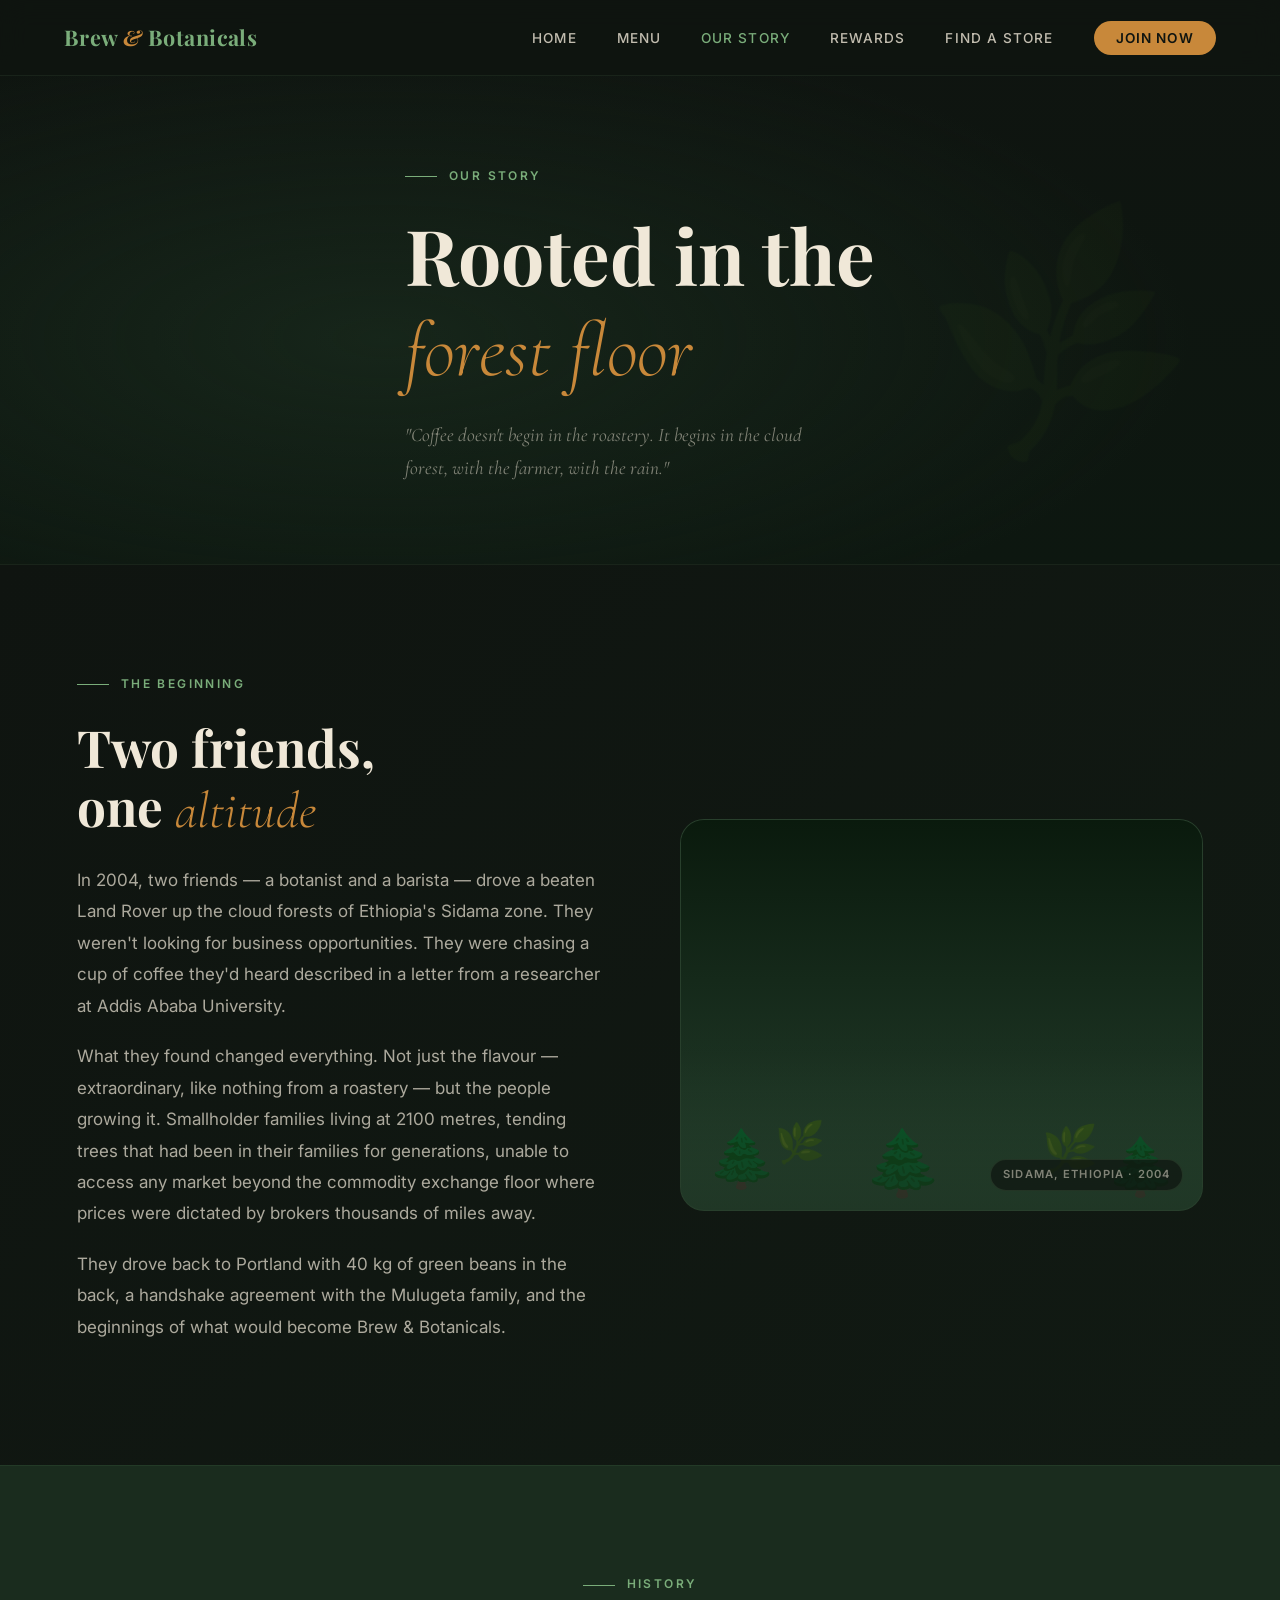
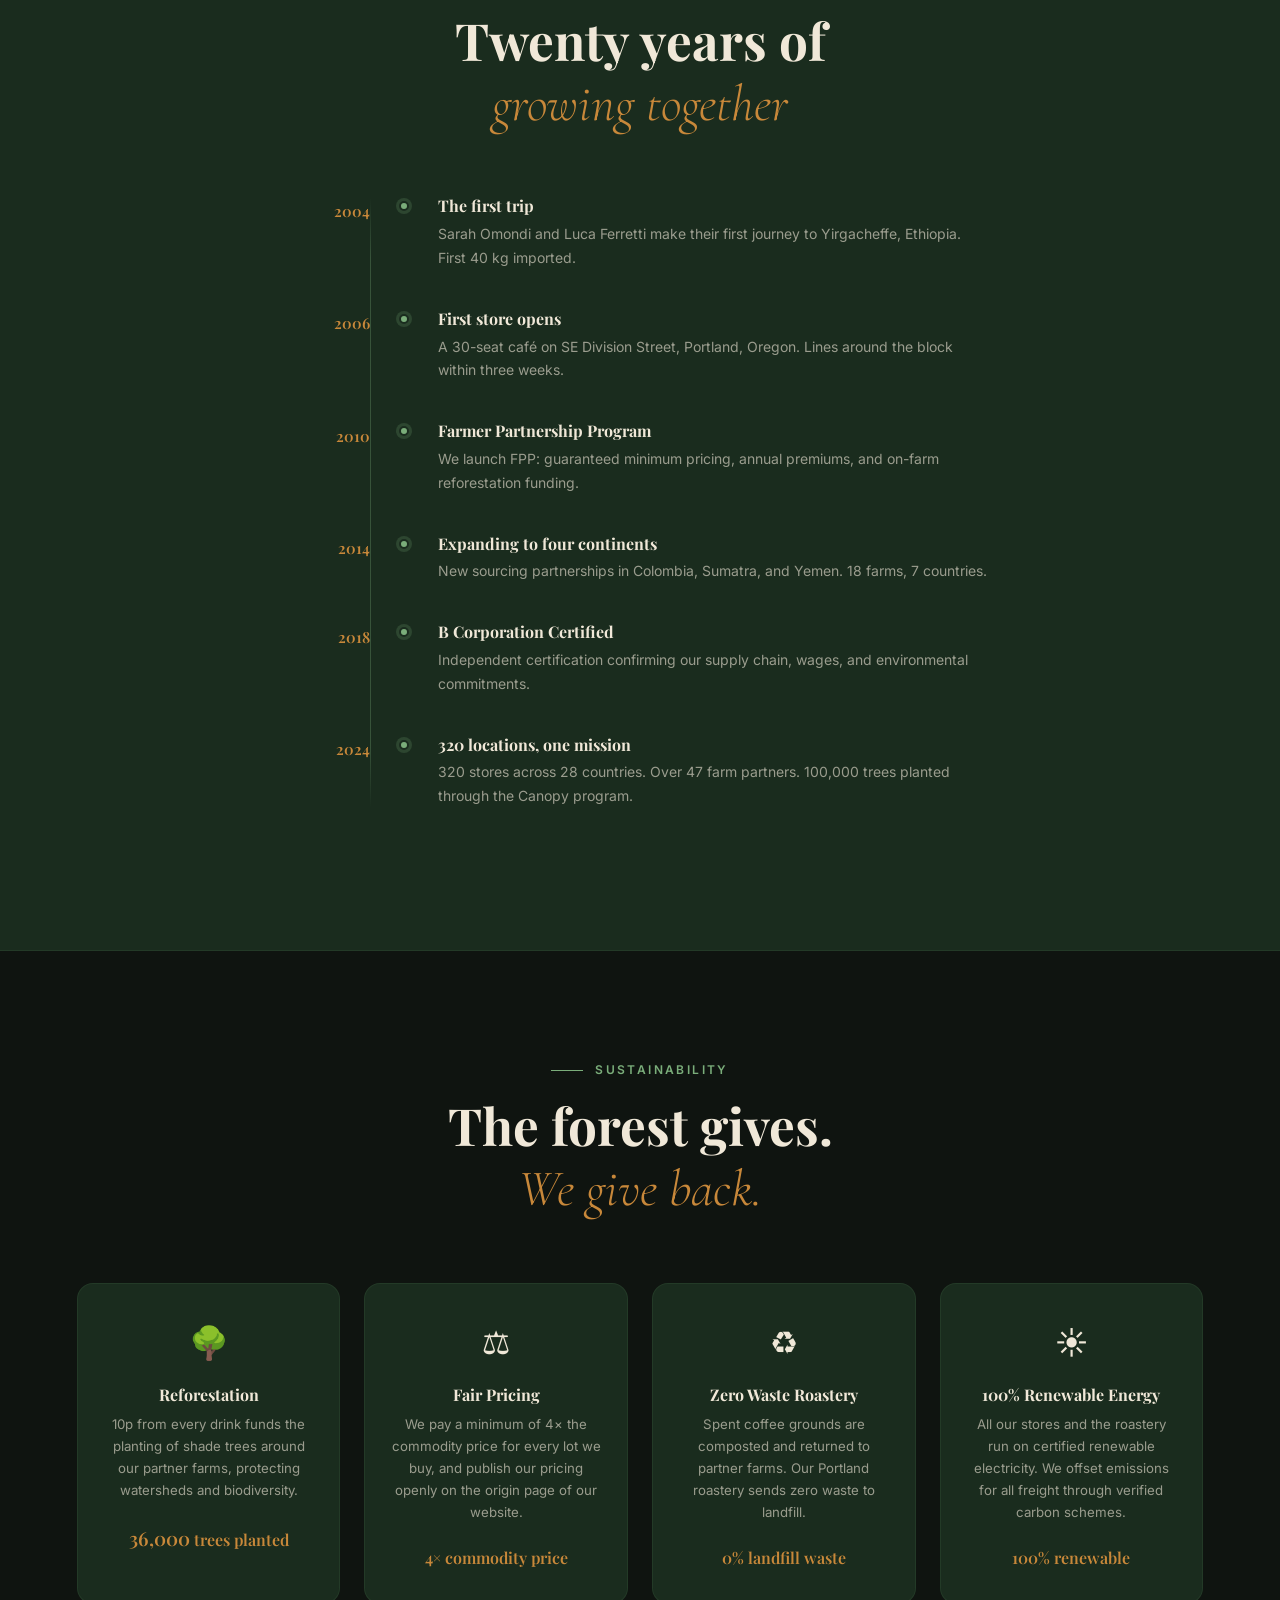
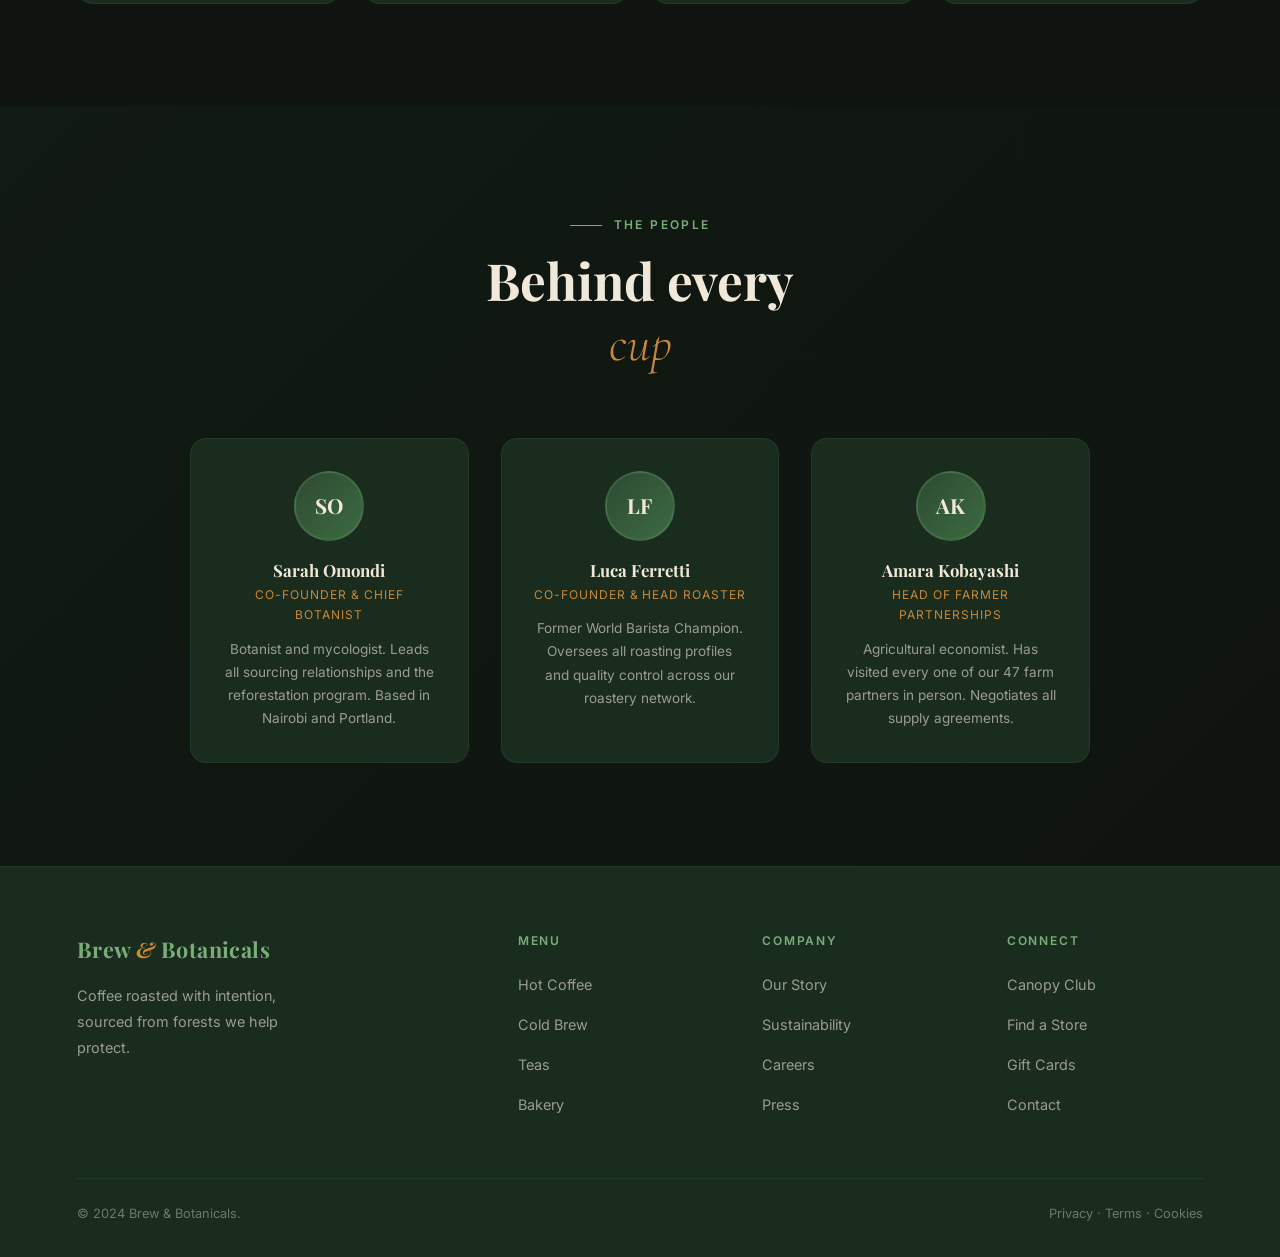
<file: story.html>
<!DOCTYPE html>
<html lang="en">
<head>
  <meta charset="UTF-8" />
  <meta name="viewport" content="width=device-width, initial-scale=1.0" />
  <title>Our Story — Brew & Botanicals</title>
  <link rel="stylesheet" href="css/style.css" />
  <link rel="stylesheet" href="css/story.css" />
</head>
<body>

<nav>
  <a href="index.html" class="nav-logo">Brew <span>&</span> Botanicals</a>
  <ul class="nav-links">
    <li><a href="index.html">Home</a></li>
    <li><a href="menu.html">Menu</a></li>
    <li><a href="story.html" class="active">Our Story</a></li>
    <li><a href="rewards.html">Rewards</a></li>
    <li><a href="store.html">Find a Store</a></li>
    <li><a href="rewards.html" class="nav-cta">Join Now</a></li>
  </ul>
  <button class="nav-hamburger"><span></span><span></span><span></span></button>
</nav>
<div class="mobile-menu">
  <button class="mobile-close">✕</button>
  <a href="index.html">Home</a>
  <a href="menu.html">Menu</a>
  <a href="story.html">Our Story</a>
  <a href="rewards.html">Rewards</a>
  <a href="store.html">Find a Store</a>
  <a href="rewards.html" style="color:var(--amber)">Join Now</a>
</div>

<!-- STORY HERO -->
<section class="story-hero">
  <div class="sh-inner container">
    <span class="eyebrow reveal">Our Story</span>
    <h1 class="reveal">Rooted in the<br/><span class="italic-sub">forest floor</span></h1>
    <p class="reveal hero-quote">"Coffee doesn't begin in the roastery. It begins in the cloud forest, with the farmer, with the rain."</p>
  </div>
</section>

<!-- FOUNDING -->
<section class="section founding">
  <div class="container">
    <div class="f-grid">
      <div class="f-text reveal">
        <span class="eyebrow">The Beginning</span>
        <h2>Two friends,<br/>one <span class="italic-sub">altitude</span></h2>
        <p>In 2004, two friends — a botanist and a barista — drove a beaten Land Rover up the cloud forests of Ethiopia's Sidama zone. They weren't looking for business opportunities. They were chasing a cup of coffee they'd heard described in a letter from a researcher at Addis Ababa University.</p>
        <p>What they found changed everything. Not just the flavour — extraordinary, like nothing from a roastery — but the people growing it. Smallholder families living at 2100 metres, tending trees that had been in their families for generations, unable to access any market beyond the commodity exchange floor where prices were dictated by brokers thousands of miles away.</p>
        <p>They drove back to Portland with 40 kg of green beans in the back, a handshake agreement with the Mulugeta family, and the beginnings of what would become Brew & Botanicals.</p>
      </div>
      <div class="f-visual reveal">
        <div class="visual-frame">
          <div class="vf-inner">
            <div class="forest-illustration">
              <div class="tree t1">🌲</div>
              <div class="tree t2">🌿</div>
              <div class="tree t3">🌲</div>
              <div class="tree t4">🌿</div>
              <div class="tree t5">🌲</div>
              <div class="mist"></div>
              <div class="caption-badge">Sidama, Ethiopia · 2004</div>
            </div>
          </div>
        </div>
      </div>
    </div>
  </div>
</section>

<!-- TIMELINE -->
<section class="section timeline-section">
  <div class="container">
    <div style="text-align:center; margin-bottom:4rem;">
      <span class="eyebrow reveal">History</span>
      <h2 class="reveal">Twenty years of<br/><span class="italic-sub">growing together</span></h2>
    </div>
    <div class="timeline">
      <div class="tl-item reveal">
        <div class="tl-year">2004</div>
        <div class="tl-dot"></div>
        <div class="tl-content">
          <h3>The first trip</h3>
          <p>Sarah Omondi and Luca Ferretti make their first journey to Yirgacheffe, Ethiopia. First 40 kg imported.</p>
        </div>
      </div>
      <div class="tl-item reveal">
        <div class="tl-year">2006</div>
        <div class="tl-dot"></div>
        <div class="tl-content">
          <h3>First store opens</h3>
          <p>A 30-seat café on SE Division Street, Portland, Oregon. Lines around the block within three weeks.</p>
        </div>
      </div>
      <div class="tl-item reveal">
        <div class="tl-year">2010</div>
        <div class="tl-dot"></div>
        <div class="tl-content">
          <h3>Farmer Partnership Program</h3>
          <p>We launch FPP: guaranteed minimum pricing, annual premiums, and on-farm reforestation funding.</p>
        </div>
      </div>
      <div class="tl-item reveal">
        <div class="tl-year">2014</div>
        <div class="tl-dot"></div>
        <div class="tl-content">
          <h3>Expanding to four continents</h3>
          <p>New sourcing partnerships in Colombia, Sumatra, and Yemen. 18 farms, 7 countries.</p>
        </div>
      </div>
      <div class="tl-item reveal">
        <div class="tl-year">2018</div>
        <div class="tl-dot"></div>
        <div class="tl-content">
          <h3>B Corporation Certified</h3>
          <p>Independent certification confirming our supply chain, wages, and environmental commitments.</p>
        </div>
      </div>
      <div class="tl-item reveal">
        <div class="tl-year">2024</div>
        <div class="tl-dot"></div>
        <div class="tl-content">
          <h3>320 locations, one mission</h3>
          <p>320 stores across 28 countries. Over 47 farm partners. 100,000 trees planted through the Canopy program.</p>
        </div>
      </div>
    </div>
  </div>
</section>

<!-- SUSTAINABILITY -->
<section class="section sustainability">
  <div class="container">
    <div style="text-align:center; margin-bottom:4rem;">
      <span class="eyebrow reveal">Sustainability</span>
      <h2 class="reveal">The forest gives.<br/><span class="italic-sub">We give back.</span></h2>
    </div>
    <div class="sus-grid">
      <div class="sus-card reveal">
        <div class="sus-icon">🌳</div>
        <h3>Reforestation</h3>
        <p>10p from every drink funds the planting of shade trees around our partner farms, protecting watersheds and biodiversity.</p>
        <div class="sus-stat"><span data-count="100000">0</span> trees planted</div>
      </div>
      <div class="sus-card reveal">
        <div class="sus-icon">⚖️</div>
        <h3>Fair Pricing</h3>
        <p>We pay a minimum of 4× the commodity price for every lot we buy, and publish our pricing openly on the origin page of our website.</p>
        <div class="sus-stat">4× commodity price</div>
      </div>
      <div class="sus-card reveal">
        <div class="sus-icon">♻️</div>
        <h3>Zero Waste Roastery</h3>
        <p>Spent coffee grounds are composted and returned to partner farms. Our Portland roastery sends zero waste to landfill.</p>
        <div class="sus-stat">0% landfill waste</div>
      </div>
      <div class="sus-card reveal">
        <div class="sus-icon">☀️</div>
        <h3>100% Renewable Energy</h3>
        <p>All our stores and the roastery run on certified renewable electricity. We offset emissions for all freight through verified carbon schemes.</p>
        <div class="sus-stat">100% renewable</div>
      </div>
    </div>
  </div>
</section>

<!-- MEET THE TEAM -->
<section class="section team">
  <div class="container">
    <div style="text-align:center; margin-bottom:4rem;">
      <span class="eyebrow reveal">The People</span>
      <h2 class="reveal">Behind every<br/><span class="italic-sub">cup</span></h2>
    </div>
    <div class="team-grid">
      <div class="team-card reveal">
        <div class="team-avatar">SO</div>
        <h3>Sarah Omondi</h3>
        <span class="team-role">Co-Founder & Chief Botanist</span>
        <p>Botanist and mycologist. Leads all sourcing relationships and the reforestation program. Based in Nairobi and Portland.</p>
      </div>
      <div class="team-card reveal">
        <div class="team-avatar">LF</div>
        <h3>Luca Ferretti</h3>
        <span class="team-role">Co-Founder & Head Roaster</span>
        <p>Former World Barista Champion. Oversees all roasting profiles and quality control across our roastery network.</p>
      </div>
      <div class="team-card reveal">
        <div class="team-avatar">AK</div>
        <h3>Amara Kobayashi</h3>
        <span class="team-role">Head of Farmer Partnerships</span>
        <p>Agricultural economist. Has visited every one of our 47 farm partners in person. Negotiates all supply agreements.</p>
      </div>
    </div>
  </div>
</section>

<footer>
  <div class="container">
    <div class="footer-grid">
      <div class="footer-brand">
        <a href="index.html" class="nav-logo">Brew <span style="color:var(--amber);font-style:italic">&</span> Botanicals</a>
        <p>Coffee roasted with intention, sourced from forests we help protect.</p>
      </div>
      <div class="footer-col"><h4>Menu</h4><ul>
        <li><a href="menu.html">Hot Coffee</a></li><li><a href="menu.html">Cold Brew</a></li>
        <li><a href="menu.html">Teas</a></li><li><a href="menu.html">Bakery</a></li>
      </ul></div>
      <div class="footer-col"><h4>Company</h4><ul>
        <li><a href="story.html">Our Story</a></li><li><a href="story.html">Sustainability</a></li>
        <li><a href="#">Careers</a></li><li><a href="#">Press</a></li>
      </ul></div>
      <div class="footer-col"><h4>Connect</h4><ul>
        <li><a href="rewards.html">Canopy Club</a></li><li><a href="store.html">Find a Store</a></li>
        <li><a href="#">Gift Cards</a></li><li><a href="#">Contact</a></li>
      </ul></div>
    </div>
    <div class="footer-bottom">
      <span>© 2024 Brew & Botanicals.</span>
      <span>Privacy · Terms · Cookies</span>
    </div>
  </div>
</footer>

<script src="js/main.js"></script>
</body>
</html>
</file>
<file: css/style.css>
/* ===========================
   BREW & BOTANICALS – DESIGN SYSTEM
   Dark forest night aesthetic
=========================== */

@import url('https://fonts.googleapis.com/css2?family=Playfair+Display:ital,wght@0,400;0,600;0,700;1,400;1,600&family=Inter:wght@300;400;500;600&family=Cormorant+Garamond:ital,wght@0,300;1,300;1,400&display=swap');

:root {
  /* Palette */
  --ink:        #0f1410;
  --forest:     #1a2c1e;
  --moss:       #2d4a32;
  --fern:       #3d6b42;
  --sage:       #7aad7a;
  --amber:      #c8883a;
  --cream:      #f0e8d8;
  --ivory:      #faf6ef;
  --steam:      rgba(240,232,216,0.15);
  --white:      #ffffff;

  /* Type scale */
  --display: 'Playfair Display', Georgia, serif;
  --body:    'Inter', system-ui, sans-serif;
  --italic:  'Cormorant Garamond', Georgia, serif;

  /* Spacing */
  --section-pad: clamp(4rem, 8vw, 8rem);
}

*, *::before, *::after { box-sizing: border-box; margin: 0; padding: 0; }

html { scroll-behavior: smooth; }

body {
  background: var(--ink);
  color: var(--cream);
  font-family: var(--body);
  font-size: clamp(15px, 1.6vw, 17px);
  line-height: 1.7;
  overflow-x: hidden;
}

/* ===== NAV ===== */
nav {
  position: fixed;
  top: 0; left: 0; right: 0;
  z-index: 100;
  display: flex;
  align-items: center;
  justify-content: space-between;
  padding: 1.2rem 4rem;
  background: rgba(15,20,16,0.85);
  backdrop-filter: blur(14px);
  -webkit-backdrop-filter: blur(14px);
  border-bottom: 1px solid rgba(122,173,122,0.1);
  transition: background 0.3s;
}

.nav-logo {
  font-family: var(--display);
  font-size: 1.35rem;
  font-weight: 700;
  color: var(--sage);
  text-decoration: none;
  letter-spacing: 0.02em;
}

.nav-logo span {
  color: var(--amber);
  font-style: italic;
}

.nav-links {
  display: flex;
  gap: 2.5rem;
  list-style: none;
}

.nav-links a {
  color: var(--cream);
  text-decoration: none;
  font-size: 0.85rem;
  font-weight: 500;
  letter-spacing: 0.08em;
  text-transform: uppercase;
  opacity: 0.8;
  transition: opacity 0.2s, color 0.2s;
}

.nav-links a:hover, .nav-links a.active {
  opacity: 1;
  color: var(--sage);
}

.nav-cta {
  background: var(--amber);
  color: var(--ink) !important;
  padding: 0.55rem 1.4rem;
  border-radius: 2rem;
  opacity: 1 !important;
  font-weight: 600 !important;
  transition: background 0.2s, transform 0.2s !important;
}

.nav-cta:hover {
  background: var(--cream) !important;
  transform: translateY(-1px);
}

.nav-hamburger {
  display: none;
  flex-direction: column;
  gap: 5px;
  cursor: pointer;
  background: none;
  border: none;
  padding: 4px;
}

.nav-hamburger span {
  display: block;
  width: 24px;
  height: 2px;
  background: var(--cream);
  border-radius: 2px;
  transition: all 0.3s;
}

/* ===== BUTTONS ===== */
.btn {
  display: inline-flex;
  align-items: center;
  gap: 0.5rem;
  padding: 0.85rem 2rem;
  border-radius: 2rem;
  font-family: var(--body);
  font-size: 0.9rem;
  font-weight: 600;
  letter-spacing: 0.05em;
  cursor: pointer;
  text-decoration: none;
  border: none;
  transition: all 0.25s;
}

.btn-primary {
  background: var(--amber);
  color: var(--ink);
}
.btn-primary:hover { background: #d9973f; transform: translateY(-2px); box-shadow: 0 8px 24px rgba(200,136,58,0.3); }

.btn-outline {
  background: transparent;
  color: var(--cream);
  border: 1.5px solid rgba(240,232,216,0.4);
}
.btn-outline:hover { border-color: var(--sage); color: var(--sage); transform: translateY(-2px); }

.btn-ghost {
  background: transparent;
  color: var(--sage);
  border: 1.5px solid var(--sage);
}
.btn-ghost:hover { background: var(--sage); color: var(--ink); }

/* ===== SECTION WRAPPER ===== */
.section {
  padding: var(--section-pad) clamp(1.5rem, 6vw, 6rem);
}

.container {
  max-width: 1200px;
  margin: 0 auto;
}

/* ===== EYEBROW ===== */
.eyebrow {
  display: inline-block;
  font-size: 0.75rem;
  font-weight: 600;
  letter-spacing: 0.2em;
  text-transform: uppercase;
  color: var(--sage);
  margin-bottom: 1rem;
}

.eyebrow::before {
  content: '';
  display: inline-block;
  width: 2rem;
  height: 1px;
  background: var(--sage);
  vertical-align: middle;
  margin-right: 0.75rem;
}

/* ===== HEADINGS ===== */
h1, h2, h3 {
  font-family: var(--display);
  line-height: 1.15;
}

h1 { font-size: clamp(2.8rem, 6vw, 5.5rem); }
h2 { font-size: clamp(2rem, 4vw, 3.2rem); }
h3 { font-size: clamp(1.2rem, 2vw, 1.5rem); }

.italic-sub {
  font-family: var(--italic);
  font-style: italic;
  font-weight: 300;
  color: var(--amber);
}

/* ===== DIVIDER ===== */
.leaf-divider {
  display: flex;
  align-items: center;
  gap: 1.5rem;
  margin: 3rem 0;
}

.leaf-divider::before,
.leaf-divider::after {
  content: '';
  flex: 1;
  height: 1px;
  background: linear-gradient(to right, transparent, rgba(122,173,122,0.3));
}

.leaf-divider::after {
  background: linear-gradient(to left, transparent, rgba(122,173,122,0.3));
}

.leaf-icon {
  font-size: 1.2rem;
  color: var(--sage);
  opacity: 0.6;
}

/* ===== CARDS ===== */
.card {
  background: var(--forest);
  border: 1px solid rgba(122,173,122,0.1);
  border-radius: 1rem;
  overflow: hidden;
  transition: transform 0.3s, box-shadow 0.3s;
}

.card:hover {
  transform: translateY(-6px);
  box-shadow: 0 16px 40px rgba(0,0,0,0.4);
}

.card-img {
  width: 100%;
  aspect-ratio: 4/3;
  object-fit: cover;
  display: block;
}

.card-body {
  padding: 1.75rem;
}

.card-tag {
  font-size: 0.7rem;
  font-weight: 600;
  letter-spacing: 0.15em;
  text-transform: uppercase;
  color: var(--amber);
  margin-bottom: 0.6rem;
  display: block;
}

/* ===== FOOTER ===== */
footer {
  background: var(--forest);
  border-top: 1px solid rgba(122,173,122,0.1);
  padding: 4rem clamp(1.5rem, 6vw, 6rem) 2rem;
}

.footer-grid {
  display: grid;
  grid-template-columns: 2fr 1fr 1fr 1fr;
  gap: 3rem;
  margin-bottom: 3rem;
}

.footer-brand p {
  color: rgba(240,232,216,0.6);
  font-size: 0.9rem;
  margin-top: 1rem;
  max-width: 26ch;
  line-height: 1.8;
}

.footer-col h4 {
  font-family: var(--body);
  font-size: 0.75rem;
  font-weight: 600;
  letter-spacing: 0.15em;
  text-transform: uppercase;
  color: var(--sage);
  margin-bottom: 1.2rem;
}

.footer-col ul { list-style: none; }
.footer-col ul li { margin-bottom: 0.7rem; }
.footer-col ul a {
  color: rgba(240,232,216,0.6);
  text-decoration: none;
  font-size: 0.9rem;
  transition: color 0.2s;
}
.footer-col ul a:hover { color: var(--cream); }

.footer-bottom {
  border-top: 1px solid rgba(122,173,122,0.1);
  padding-top: 1.5rem;
  display: flex;
  justify-content: space-between;
  align-items: center;
  font-size: 0.8rem;
  color: rgba(240,232,216,0.4);
}

.footer-socials {
  display: flex;
  gap: 1rem;
}

.social-link {
  width: 36px;
  height: 36px;
  border-radius: 50%;
  border: 1px solid rgba(122,173,122,0.2);
  display: flex;
  align-items: center;
  justify-content: center;
  color: rgba(240,232,216,0.5);
  text-decoration: none;
  font-size: 0.85rem;
  transition: all 0.2s;
}
.social-link:hover {
  border-color: var(--sage);
  color: var(--sage);
  background: rgba(122,173,122,0.1);
}

/* ===== HERO CANVAS ===== */
#steam-canvas {
  position: absolute;
  top: 0; left: 0;
  width: 100%; height: 100%;
  pointer-events: none;
}

/* ===== SCROLL REVEAL ===== */
.reveal {
  opacity: 0;
  transform: translateY(30px);
  transition: opacity 0.7s ease, transform 0.7s ease;
}
.reveal.visible {
  opacity: 1;
  transform: translateY(0);
}

/* ===== GRID LAYOUTS ===== */
.grid-2 { display: grid; grid-template-columns: 1fr 1fr; gap: 2rem; }
.grid-3 { display: grid; grid-template-columns: repeat(3, 1fr); gap: 2rem; }
.grid-4 { display: grid; grid-template-columns: repeat(4, 1fr); gap: 1.5rem; }

/* ===== BADGE ===== */
.badge {
  display: inline-block;
  padding: 0.25rem 0.75rem;
  border-radius: 2rem;
  font-size: 0.7rem;
  font-weight: 600;
  letter-spacing: 0.1em;
  text-transform: uppercase;
}
.badge-green { background: rgba(61,107,66,0.4); color: var(--sage); border: 1px solid rgba(122,173,122,0.3); }
.badge-amber { background: rgba(200,136,58,0.2); color: var(--amber); border: 1px solid rgba(200,136,58,0.3); }

/* ===== MOBILE MENU ===== */
.mobile-menu {
  display: none;
  position: fixed;
  top: 0; left: 0; right: 0; bottom: 0;
  background: var(--ink);
  z-index: 200;
  flex-direction: column;
  align-items: center;
  justify-content: center;
  gap: 2rem;
}
.mobile-menu.open { display: flex; }
.mobile-menu a {
  font-family: var(--display);
  font-size: 2rem;
  color: var(--cream);
  text-decoration: none;
  transition: color 0.2s;
}
.mobile-menu a:hover { color: var(--sage); }
.mobile-close {
  position: absolute;
  top: 1.5rem; right: 2rem;
  background: none;
  border: none;
  color: var(--cream);
  font-size: 2rem;
  cursor: pointer;
}

/* ===== RESPONSIVE ===== */
@media (max-width: 900px) {
  nav { padding: 1rem 1.5rem; }
  .nav-links { display: none; }
  .nav-hamburger { display: flex; }
  .footer-grid { grid-template-columns: 1fr 1fr; }
  .grid-3 { grid-template-columns: 1fr 1fr; }
  .grid-4 { grid-template-columns: 1fr 1fr; }
}

@media (max-width: 600px) {
  .grid-2 { grid-template-columns: 1fr; }
  .grid-3 { grid-template-columns: 1fr; }
  .grid-4 { grid-template-columns: 1fr; }
  .footer-grid { grid-template-columns: 1fr; }
  .footer-bottom { flex-direction: column; gap: 1rem; text-align: center; }
}
</file>
<file: css/home.css>
/* ===========================
   HOME PAGE STYLES
=========================== */

/* HERO */
.hero {
  position: relative;
  min-height: 100vh;
  display: flex;
  align-items: center;
  padding: 8rem clamp(1.5rem, 6vw, 6rem) 6rem;
  overflow: hidden;
  background: radial-gradient(ellipse 70% 80% at 60% 40%, #1a2c1e 0%, #0f1410 70%);
}

.hero::before {
  content: '';
  position: absolute;
  inset: 0;
  background:
    radial-gradient(circle 600px at 70% 50%, rgba(61,107,66,0.18) 0%, transparent 70%),
    radial-gradient(circle 300px at 20% 80%, rgba(200,136,58,0.08) 0%, transparent 60%);
  pointer-events: none;
}

.hero-content {
  position: relative;
  z-index: 2;
  max-width: 680px;
}

.hero h1 {
  margin: 0.5rem 0 1.5rem;
  color: var(--ivory);
}

.hero-sub {
  font-size: 1.1rem;
  color: rgba(240,232,216,0.7);
  line-height: 1.8;
  max-width: 40ch;
  margin-bottom: 2.5rem;
}

.hero-actions {
  display: flex;
  gap: 1rem;
  flex-wrap: wrap;
}

.hero-scroll {
  position: absolute;
  bottom: 2.5rem;
  left: clamp(1.5rem, 6vw, 6rem);
  display: flex;
  align-items: center;
  gap: 1rem;
  font-size: 0.7rem;
  letter-spacing: 0.15em;
  text-transform: uppercase;
  color: rgba(240,232,216,0.4);
  z-index: 2;
}

.scroll-line {
  width: 3rem;
  height: 1px;
  background: rgba(240,232,216,0.2);
  position: relative;
  overflow: hidden;
}
.scroll-line::after {
  content: '';
  position: absolute;
  top: 0; left: -100%;
  width: 100%; height: 100%;
  background: var(--sage);
  animation: scrollLine 2s ease-in-out infinite;
}
@keyframes scrollLine {
  0% { left: -100%; }
  100% { left: 100%; }
}

/* INTRO BAND */
.intro-band {
  background: var(--forest);
  border-top: 1px solid rgba(122,173,122,0.1);
  border-bottom: 1px solid rgba(122,173,122,0.1);
  padding: 3rem clamp(1.5rem, 6vw, 6rem);
}

.intro-band-inner {
  display: flex;
  align-items: center;
  justify-content: space-around;
  flex-wrap: wrap;
  gap: 2rem;
}

.intro-stat {
  text-align: center;
}

.stat-num {
  display: block;
  font-family: var(--display);
  font-size: clamp(2.2rem, 4vw, 3rem);
  font-weight: 700;
  color: var(--amber);
  line-height: 1;
}

.stat-num::after {
  content: attr(data-suffix);
}

.stat-label {
  display: block;
  font-size: 0.75rem;
  letter-spacing: 0.12em;
  text-transform: uppercase;
  color: rgba(240,232,216,0.5);
  margin-top: 0.4rem;
}

.intro-divider {
  color: rgba(122,173,122,0.3);
  font-size: 0.8rem;
}

/* SEASONAL */
.seasonal {
  background: linear-gradient(135deg, var(--ink) 0%, #111a13 100%);
}

.seasonal-grid {
  display: grid;
  grid-template-columns: 1fr 1fr;
  gap: 5rem;
  align-items: center;
}

.seasonal-cards {
  display: grid;
  grid-template-columns: 1fr 1fr;
  gap: 1.2rem;
}

.seasonal-card {
  background: var(--forest);
  border: 1px solid rgba(122,173,122,0.12);
  border-radius: 1rem;
  padding: 1.75rem;
  transition: border-color 0.3s, transform 0.3s;
}

.seasonal-card:hover {
  border-color: rgba(122,173,122,0.35);
  transform: translateY(-4px);
}

.sc-emoji {
  font-size: 2rem;
  margin-bottom: 0.75rem;
}

.seasonal-card h3 {
  font-size: 1.05rem;
  margin-bottom: 0.5rem;
  color: var(--cream);
}

.seasonal-card p {
  font-size: 0.85rem;
  color: rgba(240,232,216,0.6);
  line-height: 1.6;
  margin-bottom: 0.75rem;
}

/* MENU PREVIEW */
.menu-preview {
  background: var(--ink);
}

.menu-card {
  display: block;
  background: var(--forest);
  border: 1px solid rgba(122,173,122,0.1);
  border-radius: 1rem;
  padding: 2rem;
  text-decoration: none;
  color: var(--cream);
  transition: all 0.3s;
  position: relative;
  overflow: hidden;
}

.menu-card::before {
  content: '';
  position: absolute;
  bottom: 0; left: 0; right: 0;
  height: 3px;
  background: linear-gradient(to right, var(--fern), var(--amber));
  transform: scaleX(0);
  transform-origin: left;
  transition: transform 0.3s;
}

.menu-card:hover {
  border-color: rgba(122,173,122,0.3);
  transform: translateY(-4px);
  box-shadow: 0 12px 30px rgba(0,0,0,0.3);
}
.menu-card:hover::before { transform: scaleX(1); }

.mc-icon {
  font-size: 2rem;
  margin-bottom: 1rem;
}

.menu-card h3 {
  margin-bottom: 0.75rem;
  font-size: 1.1rem;
}

.menu-card p {
  color: rgba(240,232,216,0.6);
  font-size: 0.88rem;
  line-height: 1.65;
}

.mc-arrow {
  display: inline-block;
  margin-top: 1.25rem;
  color: var(--amber);
  font-size: 1.2rem;
  transition: transform 0.2s;
}
.menu-card:hover .mc-arrow { transform: translateX(4px); }

/* STORY TEASER */
.story-teaser {
  background: linear-gradient(135deg, #111a13 0%, var(--ink) 100%);
}

.st-grid {
  display: grid;
  grid-template-columns: 1fr 1fr;
  gap: 5rem;
  align-items: center;
}

.st-visual {
  position: relative;
  display: flex;
  align-items: center;
  justify-content: center;
  aspect-ratio: 1;
}

.st-ring {
  position: absolute;
  border-radius: 50%;
  border: 1px solid rgba(122,173,122,0.15);
}
.st-ring-1 { width: 80%; aspect-ratio: 1; }
.st-ring-2 { width: 60%; aspect-ratio: 1; border-color: rgba(122,173,122,0.1); }
.st-ring-3 { width: 40%; aspect-ratio: 1; background: rgba(26,44,30,0.5); border-color: rgba(122,173,122,0.2); }

.st-cup {
  position: relative;
  z-index: 2;
  display: flex;
  align-items: center;
  justify-content: center;
}

.cup-body {
  width: 90px;
  height: 100px;
  background: linear-gradient(160deg, #2d4a32 0%, #1a2c1e 100%);
  border-radius: 8px 8px 20px 20px;
  position: relative;
  border: 1px solid rgba(122,173,122,0.3);
  display: flex;
  align-items: flex-end;
  overflow: hidden;
}

.cup-liquid {
  width: 100%;
  height: 60%;
  background: linear-gradient(180deg, #c8883a 0%, #8b5c1a 100%);
  border-radius: 0 0 20px 20px;
}

.cup-handle {
  position: absolute;
  right: -16px;
  top: 20px;
  width: 20px;
  height: 35px;
  border: 3px solid rgba(122,173,122,0.4);
  border-left: none;
  border-radius: 0 12px 12px 0;
}

.cup-steam {
  position: absolute;
  top: -40px;
  left: 50%;
  transform: translateX(-50%);
  display: flex;
  gap: 10px;
}

.steam-line {
  width: 3px;
  height: 30px;
  background: linear-gradient(to top, rgba(200,136,58,0.4), transparent);
  border-radius: 2px;
  animation: steamRise 2s ease-in-out infinite;
}
.steam-line.sl1 { animation-delay: 0s; }
.steam-line.sl2 { animation-delay: 0.4s; height: 40px; }
.steam-line.sl3 { animation-delay: 0.8s; }

@keyframes steamRise {
  0% { transform: scaleY(0) translateY(10px); opacity: 0; }
  50% { opacity: 1; }
  100% { transform: scaleY(1) translateY(-10px); opacity: 0; }
}

.st-text p {
  color: rgba(240,232,216,0.7);
  max-width: 46ch;
}

/* REWARDS CTA */
.rewards-cta {
  background: var(--forest);
  border-top: 1px solid rgba(122,173,122,0.1);
  border-bottom: 1px solid rgba(122,173,122,0.1);
}

.rc-inner {
  max-width: 700px;
  margin: 0 auto;
  text-align: center;
}

.rc-inner h2 { margin: 0.5rem 0 1rem; }
.rc-inner p {
  color: rgba(240,232,216,0.65);
  max-width: 50ch;
  margin: 0 auto 2.5rem;
}

.rc-leaves {
  font-size: 2.5rem;
  margin-bottom: 0.5rem;
  display: block;
}

.rc-perks {
  display: flex;
  justify-content: center;
  flex-wrap: wrap;
  gap: 1rem;
  margin-bottom: 2.5rem;
}

.perk {
  display: flex;
  align-items: center;
  gap: 0.5rem;
  background: rgba(15,20,16,0.5);
  border: 1px solid rgba(122,173,122,0.15);
  border-radius: 2rem;
  padding: 0.5rem 1.1rem;
  font-size: 0.85rem;
  color: rgba(240,232,216,0.8);
}

.perk-icon { font-size: 1rem; }

/* RESPONSIVE */
@media (max-width: 900px) {
  .seasonal-grid,
  .st-grid {
    grid-template-columns: 1fr;
    gap: 3rem;
  }
  .st-visual { max-width: 320px; margin: 0 auto; }
}
</file>
<file: css/menu.css>
/* ===========================
   MENU PAGE STYLES
=========================== */

.page-hero {
  min-height: 45vh;
  display: flex;
  align-items: flex-end;
  padding: 8rem clamp(1.5rem, 6vw, 6rem) 4rem;
  background: radial-gradient(ellipse 80% 100% at 50% 100%, rgba(26,44,30,0.8) 0%, var(--ink) 70%);
  border-bottom: 1px solid rgba(122,173,122,0.1);
}

.ph-content h1 { margin: 0.5rem 0 1rem; }
.ph-content p {
  max-width: 50ch;
  color: rgba(240,232,216,0.65);
  font-size: 1rem;
}

/* TABS */
.menu-tabs {
  display: flex;
  gap: 0.5rem;
  flex-wrap: wrap;
  margin-bottom: 3rem;
  border-bottom: 1px solid rgba(122,173,122,0.15);
  padding-bottom: 0;
}

.tab-btn {
  background: none;
  border: none;
  color: rgba(240,232,216,0.5);
  font-family: var(--body);
  font-size: 0.85rem;
  font-weight: 500;
  letter-spacing: 0.05em;
  padding: 0.75rem 1.25rem;
  cursor: pointer;
  border-bottom: 2px solid transparent;
  transition: all 0.2s;
  margin-bottom: -1px;
}

.tab-btn:hover { color: var(--cream); }
.tab-btn.active {
  color: var(--sage);
  border-bottom-color: var(--sage);
}

/* ITEMS GRID */
.items-grid {
  grid-template-columns: repeat(auto-fill, minmax(320px, 1fr));
  gap: 1.5rem;
}

.item-card {
  background: var(--forest);
  border: 1px solid rgba(122,173,122,0.1);
  border-radius: 1rem;
  padding: 1.75rem;
  transition: border-color 0.3s, transform 0.3s;
}

.item-card:hover {
  border-color: rgba(122,173,122,0.3);
  transform: translateY(-3px);
}

.item-header {
  display: flex;
  justify-content: space-between;
  align-items: flex-start;
  margin-bottom: 0.75rem;
  gap: 1rem;
}

.item-header h3 {
  font-size: 1.05rem;
  color: var(--cream);
  margin-bottom: 0.2rem;
}

.item-origin {
  font-size: 0.75rem;
  color: var(--amber);
  font-weight: 500;
  letter-spacing: 0.05em;
}

.item-price {
  font-family: var(--display);
  font-size: 1.1rem;
  color: var(--sage);
  white-space: nowrap;
  font-weight: 600;
}

.item-card > p {
  font-size: 0.875rem;
  color: rgba(240,232,216,0.65);
  line-height: 1.65;
  margin-bottom: 1rem;
}

.item-tags {
  display: flex;
  gap: 0.5rem;
  flex-wrap: wrap;
  align-items: center;
}

.item-roast {
  font-size: 0.7rem;
  color: rgba(240,232,216,0.4);
  letter-spacing: 0.08em;
}

/* ALLERGEN NOTE */
.allergen-note {
  background: rgba(26,44,30,0.4);
  border-top: 1px solid rgba(122,173,122,0.1);
}

.an-inner {
  display: flex;
  gap: 1.5rem;
  align-items: flex-start;
  background: rgba(200,136,58,0.05);
  border: 1px solid rgba(200,136,58,0.2);
  border-radius: 1rem;
  padding: 1.5rem;
}

.an-inner h4 {
  font-family: var(--body);
  font-size: 0.85rem;
  font-weight: 600;
  text-transform: uppercase;
  letter-spacing: 0.1em;
  color: var(--amber);
  margin-bottom: 0.4rem;
}

.an-inner p {
  font-size: 0.85rem;
  color: rgba(240,232,216,0.6);
  line-height: 1.7;
}
</file>
<file: css/rewards.css>
/* ===========================
   REWARDS PAGE STYLES
=========================== */

.rewards-hero {
  min-height: 60vh;
  display: grid;
  grid-template-columns: 1fr auto;
  align-items: center;
  padding: 9rem clamp(1.5rem, 6vw, 6rem) 5rem;
  background:
    radial-gradient(ellipse 80% 100% at 20% 60%, rgba(45,74,50,0.4) 0%, transparent 70%),
    linear-gradient(160deg, var(--ink) 0%, #0d1a0f 100%);
  border-bottom: 1px solid rgba(122,173,122,0.1);
  overflow: hidden;
  gap: 3rem;
}

.rh-content h1 { margin: 0.5rem 0 1rem; }
.rh-content p {
  max-width: 50ch;
  color: rgba(240,232,216,0.65);
}

.rh-visual {
  display: flex;
  align-items: center;
  justify-content: center;
  flex-shrink: 0;
}

.leaf-cluster {
  position: relative;
  width: 200px;
  height: 200px;
}

.lc-leaf {
  position: absolute;
  animation: floatLeaf 4s ease-in-out infinite;
  font-size: 2.5rem;
}
.lc1 { top: 0; left: 50%; transform: translateX(-50%); animation-delay: 0s; }
.lc2 { top: 30%; left: 0; animation-delay: 0.5s; font-size: 2rem; }
.lc3 { top: 30%; right: 0; animation-delay: 1s; }
.lc4 { bottom: 10%; left: 20%; animation-delay: 1.5s; font-size: 1.8rem; }
.lc5 { bottom: 10%; right: 15%; animation-delay: 0.75s; font-size: 2.2rem; }

@keyframes floatLeaf {
  0%, 100% { transform: translateY(0) rotate(0deg); }
  50% { transform: translateY(-10px) rotate(5deg); }
}

/* HOW IT WORKS */
.how-it-works {
  background: var(--forest);
  border-top: 1px solid rgba(122,173,122,0.1);
  border-bottom: 1px solid rgba(122,173,122,0.1);
}

.steps {
  display: flex;
  align-items: center;
  justify-content: center;
  gap: 1rem;
  flex-wrap: wrap;
}

.step {
  flex: 1;
  min-width: 220px;
  max-width: 260px;
  text-align: center;
  padding: 2rem 1.5rem;
  background: rgba(15,20,16,0.5);
  border: 1px solid rgba(122,173,122,0.1);
  border-radius: 1rem;
}

.step-num {
  width: 48px;
  height: 48px;
  border-radius: 50%;
  background: linear-gradient(135deg, var(--fern), var(--moss));
  display: flex;
  align-items: center;
  justify-content: center;
  font-family: var(--display);
  font-size: 1.2rem;
  font-weight: 700;
  color: var(--cream);
  margin: 0 auto 1.2rem;
}

.step h3 { font-size: 1rem; margin-bottom: 0.5rem; }
.step p { font-size: 0.85rem; color: rgba(240,232,216,0.6); line-height: 1.6; }

.step-arrow {
  font-size: 1.5rem;
  color: rgba(122,173,122,0.3);
  flex-shrink: 0;
}

/* TIERS */
.tiers-section {
  background: var(--ink);
}

.tiers {
  display: grid;
  grid-template-columns: repeat(3, 1fr);
  gap: 1.5rem;
  max-width: 900px;
  margin: 0 auto;
}

.tier-card {
  background: var(--forest);
  border: 1px solid rgba(122,173,122,0.12);
  border-radius: 1.25rem;
  padding: 2.5rem 2rem;
  text-align: center;
  position: relative;
  transition: transform 0.3s;
}
.tier-card:hover { transform: translateY(-4px); }

.tier-featured {
  border-color: rgba(122,173,122,0.4);
  background: rgba(45,74,50,0.4);
  transform: translateY(-8px);
}
.tier-featured:hover { transform: translateY(-12px); }

.tier-popular {
  position: absolute;
  top: -0.75rem;
  left: 50%;
  transform: translateX(-50%);
  background: var(--sage);
  color: var(--ink);
  font-size: 0.7rem;
  font-weight: 700;
  letter-spacing: 0.1em;
  text-transform: uppercase;
  padding: 0.3rem 1rem;
  border-radius: 2rem;
  white-space: nowrap;
}

.tier-badge {
  font-size: 2.5rem;
  margin-bottom: 1rem;
  display: block;
}

.tier-card h3 {
  font-size: 1.3rem;
  margin-bottom: 0.3rem;
}

.tier-leaves {
  display: block;
  font-size: 0.75rem;
  letter-spacing: 0.1em;
  color: var(--amber);
  margin-bottom: 1.5rem;
}

.tier-perks {
  list-style: none;
  text-align: left;
}

.tier-perks li {
  font-size: 0.85rem;
  color: rgba(240,232,216,0.7);
  padding: 0.4rem 0;
  border-bottom: 1px solid rgba(122,173,122,0.07);
}

.tier-perks li.unavailable {
  color: rgba(240,232,216,0.25);
}

/* REDEMPTIONS */
.redeem-section {
  background: var(--forest);
  border-top: 1px solid rgba(122,173,122,0.1);
}

.redeem-grid {
  display: grid;
  grid-template-columns: repeat(4, 1fr);
  gap: 1.25rem;
}

.redeem-item {
  background: rgba(15,20,16,0.5);
  border: 1px solid rgba(122,173,122,0.1);
  border-radius: 1rem;
  padding: 1.5rem;
  transition: border-color 0.3s, transform 0.3s;
}

.redeem-item:hover {
  border-color: rgba(122,173,122,0.3);
  transform: translateY(-3px);
}

.ri-premium {
  border-color: rgba(200,136,58,0.15);
}

.ri-special {
  grid-column: span 2;
  background: rgba(200,136,58,0.05);
  border-color: rgba(200,136,58,0.25);
}

.ri-leaves {
  display: block;
  font-size: 1.1rem;
  font-weight: 700;
  color: var(--sage);
  margin-bottom: 0.6rem;
}

.redeem-item h4 {
  font-family: var(--display);
  font-size: 0.95rem;
  margin-bottom: 0.4rem;
  color: var(--cream);
}

.redeem-item p {
  font-size: 0.8rem;
  color: rgba(240,232,216,0.55);
  line-height: 1.6;
}

/* JOIN FORM */
.join-section {
  background: linear-gradient(135deg, #0d1a0f 0%, var(--ink) 100%);
}

.join-inner {
  max-width: 480px;
  margin: 0 auto;
  text-align: center;
}

.join-inner h2 { margin: 0.5rem 0 0.75rem; }
.join-inner > p {
  color: rgba(240,232,216,0.55);
  margin-bottom: 2rem;
  font-size: 0.9rem;
}

.join-form {
  text-align: left;
  display: flex;
  flex-direction: column;
  gap: 0.85rem;
  margin-bottom: 1.25rem;
}

.form-row {
  display: grid;
  grid-template-columns: 1fr 1fr;
  gap: 0.85rem;
}

.form-input {
  width: 100%;
  background: rgba(26,44,30,0.6);
  border: 1px solid rgba(122,173,122,0.2);
  border-radius: 0.6rem;
  padding: 0.85rem 1rem;
  color: var(--cream);
  font-family: var(--body);
  font-size: 0.9rem;
  outline: none;
  transition: border-color 0.2s;
}
.form-input::placeholder { color: rgba(240,232,216,0.3); }
.form-input:focus { border-color: var(--sage); }

.form-check {
  display: flex;
  gap: 0.75rem;
  align-items: flex-start;
}
.form-check input { margin-top: 3px; accent-color: var(--sage); }
.form-check label { font-size: 0.8rem; color: rgba(240,232,216,0.55); line-height: 1.5; }

.join-login {
  font-size: 0.85rem;
  color: rgba(240,232,216,0.4);
  text-align: center;
  margin-top: 1rem;
}
.join-login a { color: var(--sage); text-decoration: none; }
.join-login a:hover { text-decoration: underline; }

/* RESPONSIVE */
@media (max-width: 900px) {
  .rewards-hero { grid-template-columns: 1fr; }
  .rh-visual { display: none; }
  .tiers { grid-template-columns: 1fr; max-width: 380px; }
  .tier-featured { transform: none; }
  .redeem-grid { grid-template-columns: 1fr 1fr; }
  .ri-special { grid-column: span 2; }
}
@media (max-width: 600px) {
  .steps { flex-direction: column; align-items: center; }
  .step-arrow { transform: rotate(90deg); }
  .redeem-grid { grid-template-columns: 1fr; }
  .ri-special { grid-column: span 1; }
  .form-row { grid-template-columns: 1fr; }
}
</file>
<file: css/store.css>
/* ===========================
   STORE PAGE STYLES
=========================== */

.store-header {
  padding: 8rem clamp(1.5rem, 6vw, 6rem) 3rem;
  background: radial-gradient(ellipse 80% 100% at 50% 100%, rgba(26,44,30,0.6) 0%, var(--ink) 70%);
  border-bottom: 1px solid rgba(122,173,122,0.1);
}

.store-header h1 { margin: 0.5rem 0 2rem; }

.store-search {
  display: flex;
  flex-direction: column;
  gap: 1rem;
  max-width: 680px;
}

.search-box {
  display: flex;
  align-items: center;
  background: var(--forest);
  border: 1px solid rgba(122,173,122,0.2);
  border-radius: 0.75rem;
  padding: 0.4rem 0.4rem 0.4rem 1rem;
  gap: 0.75rem;
  transition: border-color 0.2s;
}

.search-box:focus-within { border-color: var(--sage); }

.search-icon { font-size: 1rem; opacity: 0.5; flex-shrink: 0; }

.search-input {
  flex: 1;
  background: none;
  border: none;
  outline: none;
  color: var(--cream);
  font-family: var(--body);
  font-size: 0.9rem;
}
.search-input::placeholder { color: rgba(240,232,216,0.35); }

.filter-pills {
  display: flex;
  gap: 0.5rem;
  flex-wrap: wrap;
}

.pill {
  background: none;
  border: 1px solid rgba(122,173,122,0.15);
  color: rgba(240,232,216,0.55);
  padding: 0.4rem 1rem;
  border-radius: 2rem;
  font-family: var(--body);
  font-size: 0.78rem;
  font-weight: 500;
  cursor: pointer;
  transition: all 0.2s;
  letter-spacing: 0.03em;
}
.pill:hover { border-color: rgba(122,173,122,0.4); color: var(--cream); }
.pill.active {
  background: rgba(61,107,66,0.3);
  border-color: var(--sage);
  color: var(--sage);
}

/* STORE LAYOUT */
.store-layout {
  display: grid;
  grid-template-columns: 1fr 400px;
  height: calc(100vh - 80px);
  min-height: 600px;
}

.map-panel {
  position: sticky;
  top: 0;
  height: 100%;
  background: #0d1a0f;
  border-right: 1px solid rgba(122,173,122,0.1);
  overflow: hidden;
}

.map-placeholder {
  width: 100%;
  height: 100%;
}

.map-bg {
  width: 100%;
  height: 100%;
  background: #0d1a10;
  position: relative;
}

.map-bg svg { display: block; width: 100%; height: 100%; }

.map-label {
  position: absolute;
  bottom: 1.5rem;
  left: 1.5rem;
  font-size: 0.75rem;
  color: rgba(240,232,216,0.4);
  background: rgba(15,20,16,0.8);
  border: 1px solid rgba(122,173,122,0.1);
  padding: 0.4rem 0.9rem;
  border-radius: 2rem;
  letter-spacing: 0.05em;
}

.map-pin { cursor: pointer; }
.map-pin circle:first-child { transition: r 0.2s; }
.map-pin:hover circle:first-child { r: 18; }

/* STORE LIST */
.store-list {
  overflow-y: auto;
  padding: 1.5rem;
  display: flex;
  flex-direction: column;
  gap: 1rem;
  background: var(--ink);
}

.store-card {
  background: var(--forest);
  border: 1px solid rgba(122,173,122,0.1);
  border-radius: 1rem;
  padding: 1.5rem;
  transition: border-color 0.2s, transform 0.2s;
  cursor: pointer;
}

.store-card:hover {
  border-color: rgba(122,173,122,0.3);
  transform: translateX(-2px);
}

.sc-featured {
  border-color: rgba(200,136,58,0.25);
  background: rgba(200,136,58,0.04);
}

.sc-roastery {
  border-color: rgba(122,173,122,0.25);
  background: rgba(45,74,50,0.2);
}

.sc-top {
  display: flex;
  justify-content: space-between;
  align-items: flex-start;
  gap: 0.75rem;
  margin-bottom: 0.75rem;
}

.sc-top h3 {
  font-size: 1rem;
  margin-bottom: 0.2rem;
  color: var(--cream);
}

.sc-address {
  display: block;
  font-size: 0.78rem;
  color: rgba(240,232,216,0.45);
}

.sc-badges {
  display: flex;
  gap: 0.4rem;
  flex-wrap: wrap;
  flex-shrink: 0;
}

.sc-meta {
  display: flex;
  gap: 1rem;
  align-items: center;
  margin-bottom: 0.8rem;
  flex-wrap: wrap;
}

.sc-status {
  font-size: 0.78rem;
  font-weight: 600;
}

.sc-status.open { color: var(--sage); }
.sc-status.closed { color: rgba(240,232,216,0.4); }

.sc-hours {
  font-size: 0.78rem;
  color: rgba(240,232,216,0.5);
}

.sc-dist {
  font-size: 0.75rem;
  color: var(--amber);
  margin-left: auto;
  font-weight: 600;
}

.sc-features {
  display: flex;
  gap: 0.5rem;
  flex-wrap: wrap;
  margin-bottom: 1rem;
}

.sc-features span {
  font-size: 0.72rem;
  color: rgba(240,232,216,0.5);
  background: rgba(15,20,16,0.5);
  border: 1px solid rgba(122,173,122,0.1);
  padding: 0.25rem 0.6rem;
  border-radius: 2rem;
}

.sc-actions {
  display: flex;
  gap: 0.6rem;
}

/* RESPONSIVE */
@media (max-width: 900px) {
  .store-layout {
    grid-template-columns: 1fr;
    height: auto;
  }
  .map-panel {
    position: relative;
    height: 300px;
  }
  .store-list {
    max-height: none;
  }
}
</file>
<file: css/story.css>
/* ===========================
   STORY PAGE STYLES
=========================== */

.story-hero {
  min-height: 55vh;
  display: flex;
  align-items: center;
  padding: 10rem clamp(1.5rem, 6vw, 6rem) 5rem;
  background:
    radial-gradient(ellipse 90% 80% at 30% 60%, rgba(26,44,30,0.7) 0%, transparent 70%),
    linear-gradient(180deg, var(--ink) 0%, #0d1710 100%);
  border-bottom: 1px solid rgba(122,173,122,0.1);
  position: relative;
  overflow: hidden;
}

.story-hero::after {
  content: '🌿';
  position: absolute;
  right: 8%;
  top: 30%;
  font-size: 12rem;
  opacity: 0.04;
  transform: rotate(-20deg);
  pointer-events: none;
}

.sh-inner h1 { margin: 0.5rem 0 1.5rem; }
.hero-quote {
  font-family: var(--italic);
  font-style: italic;
  font-size: 1.2rem;
  color: rgba(240,232,216,0.5);
  max-width: 52ch;
  line-height: 1.7;
}

/* FOUNDING */
.founding {
  background: linear-gradient(135deg, var(--ink) 0%, #111a13 100%);
}

.f-grid {
  display: grid;
  grid-template-columns: 1fr 1fr;
  gap: 5rem;
  align-items: center;
}

.f-text p {
  color: rgba(240,232,216,0.7);
  line-height: 1.85;
  margin-bottom: 1.2rem;
  max-width: 52ch;
}

.f-text h2 { margin: 0.5rem 0 1.5rem; }

.visual-frame {
  aspect-ratio: 4/3;
  border-radius: 1.5rem;
  overflow: hidden;
  border: 1px solid rgba(122,173,122,0.15);
  background: var(--forest);
  position: relative;
}

.vf-inner {
  width: 100%;
  height: 100%;
  display: flex;
  align-items: flex-end;
  justify-content: center;
  position: relative;
  overflow: hidden;
  background: linear-gradient(180deg, #0a1a0d 0%, #1a3020 60%, #2d5038 100%);
}

.forest-illustration {
  width: 100%;
  height: 100%;
  display: flex;
  align-items: flex-end;
  justify-content: center;
  gap: 0;
  position: relative;
  padding-bottom: 1rem;
}

.tree {
  font-size: clamp(2rem, 5vw, 4rem);
  line-height: 1;
  position: absolute;
  bottom: 2rem;
  filter: brightness(0.6);
}
.t1 { left: 5%; font-size: 3.5rem; bottom: 1.5rem; }
.t2 { left: 18%; font-size: 2.5rem; bottom: 3rem; }
.t3 { left: 35%; font-size: 4rem; bottom: 1rem; }
.t4 { right: 20%; font-size: 2.8rem; bottom: 2.5rem; }
.t5 { right: 5%; font-size: 3.5rem; bottom: 1rem; }

.mist {
  position: absolute;
  bottom: 0; left: 0; right: 0;
  height: 50%;
  background: linear-gradient(to top, rgba(26,44,30,0.7) 0%, transparent 100%);
}

.caption-badge {
  position: absolute;
  bottom: 1.2rem;
  right: 1.2rem;
  font-size: 0.7rem;
  font-weight: 600;
  letter-spacing: 0.1em;
  text-transform: uppercase;
  color: rgba(240,232,216,0.5);
  background: rgba(15,20,16,0.7);
  border: 1px solid rgba(122,173,122,0.15);
  padding: 0.35rem 0.75rem;
  border-radius: 2rem;
  z-index: 2;
}

/* TIMELINE */
.timeline-section {
  background: var(--forest);
  border-top: 1px solid rgba(122,173,122,0.1);
  border-bottom: 1px solid rgba(122,173,122,0.1);
}

.timeline {
  position: relative;
  max-width: 700px;
  margin: 0 auto;
}

.timeline::before {
  content: '';
  position: absolute;
  left: 80px;
  top: 0; bottom: 0;
  width: 1px;
  background: linear-gradient(to bottom, transparent, rgba(122,173,122,0.3) 10%, rgba(122,173,122,0.3) 90%, transparent);
}

.tl-item {
  display: grid;
  grid-template-columns: 80px 20px 1fr;
  gap: 0 1.5rem;
  margin-bottom: 2.5rem;
  align-items: flex-start;
  position: relative;
}

.tl-year {
  text-align: right;
  font-family: var(--display);
  font-size: 0.95rem;
  font-weight: 600;
  color: var(--amber);
  padding-top: 0.1rem;
}

.tl-dot {
  width: 10px;
  height: 10px;
  border-radius: 50%;
  background: var(--sage);
  border: 2px solid var(--forest);
  box-shadow: 0 0 0 3px rgba(122,173,122,0.2);
  margin-top: 0.25rem;
  position: relative;
  z-index: 1;
  justify-self: center;
}

.tl-content h3 {
  font-size: 1rem;
  margin-bottom: 0.4rem;
  color: var(--cream);
}

.tl-content p {
  font-size: 0.875rem;
  color: rgba(240,232,216,0.6);
  line-height: 1.7;
}

/* SUSTAINABILITY */
.sustainability {
  background: var(--ink);
}

.sus-grid {
  display: grid;
  grid-template-columns: repeat(4, 1fr);
  gap: 1.5rem;
}

.sus-card {
  background: var(--forest);
  border: 1px solid rgba(122,173,122,0.1);
  border-radius: 1rem;
  padding: 2rem 1.5rem;
  text-align: center;
  transition: border-color 0.3s, transform 0.3s;
}

.sus-card:hover {
  border-color: rgba(122,173,122,0.3);
  transform: translateY(-4px);
}

.sus-icon {
  font-size: 2rem;
  margin-bottom: 1rem;
  display: block;
}

.sus-card h3 {
  font-size: 1rem;
  margin-bottom: 0.6rem;
}

.sus-card p {
  font-size: 0.83rem;
  color: rgba(240,232,216,0.6);
  line-height: 1.65;
  margin-bottom: 1.25rem;
}

.sus-stat {
  font-family: var(--display);
  font-size: 1rem;
  color: var(--amber);
  font-weight: 600;
}

.sus-stat [data-count] {
  font-size: 1.2rem;
}

/* TEAM */
.team {
  background: linear-gradient(135deg, #111a13 0%, var(--ink) 100%);
}

.team-grid {
  display: grid;
  grid-template-columns: repeat(3, 1fr);
  gap: 2rem;
  max-width: 900px;
  margin: 0 auto;
}

.team-card {
  background: var(--forest);
  border: 1px solid rgba(122,173,122,0.1);
  border-radius: 1rem;
  padding: 2rem;
  text-align: center;
  transition: transform 0.3s;
}

.team-card:hover { transform: translateY(-4px); }

.team-avatar {
  width: 70px;
  height: 70px;
  border-radius: 50%;
  background: linear-gradient(135deg, var(--moss), var(--fern));
  display: flex;
  align-items: center;
  justify-content: center;
  font-family: var(--display);
  font-size: 1.3rem;
  font-weight: 700;
  color: var(--cream);
  margin: 0 auto 1.25rem;
  border: 2px solid rgba(122,173,122,0.2);
}

.team-card h3 { margin-bottom: 0.3rem; font-size: 1.05rem; }
.team-role {
  display: block;
  font-size: 0.75rem;
  letter-spacing: 0.08em;
  text-transform: uppercase;
  color: var(--amber);
  margin-bottom: 0.75rem;
}
.team-card p {
  font-size: 0.85rem;
  color: rgba(240,232,216,0.6);
  line-height: 1.7;
}

/* RESPONSIVE */
@media (max-width: 900px) {
  .f-grid { grid-template-columns: 1fr; gap: 2.5rem; }
  .sus-grid { grid-template-columns: 1fr 1fr; }
  .team-grid { grid-template-columns: 1fr; max-width: 380px; }
}
@media (max-width: 600px) {
  .sus-grid { grid-template-columns: 1fr; }
  .timeline::before { left: 60px; }
  .tl-item { grid-template-columns: 60px 20px 1fr; }
}
</file>
